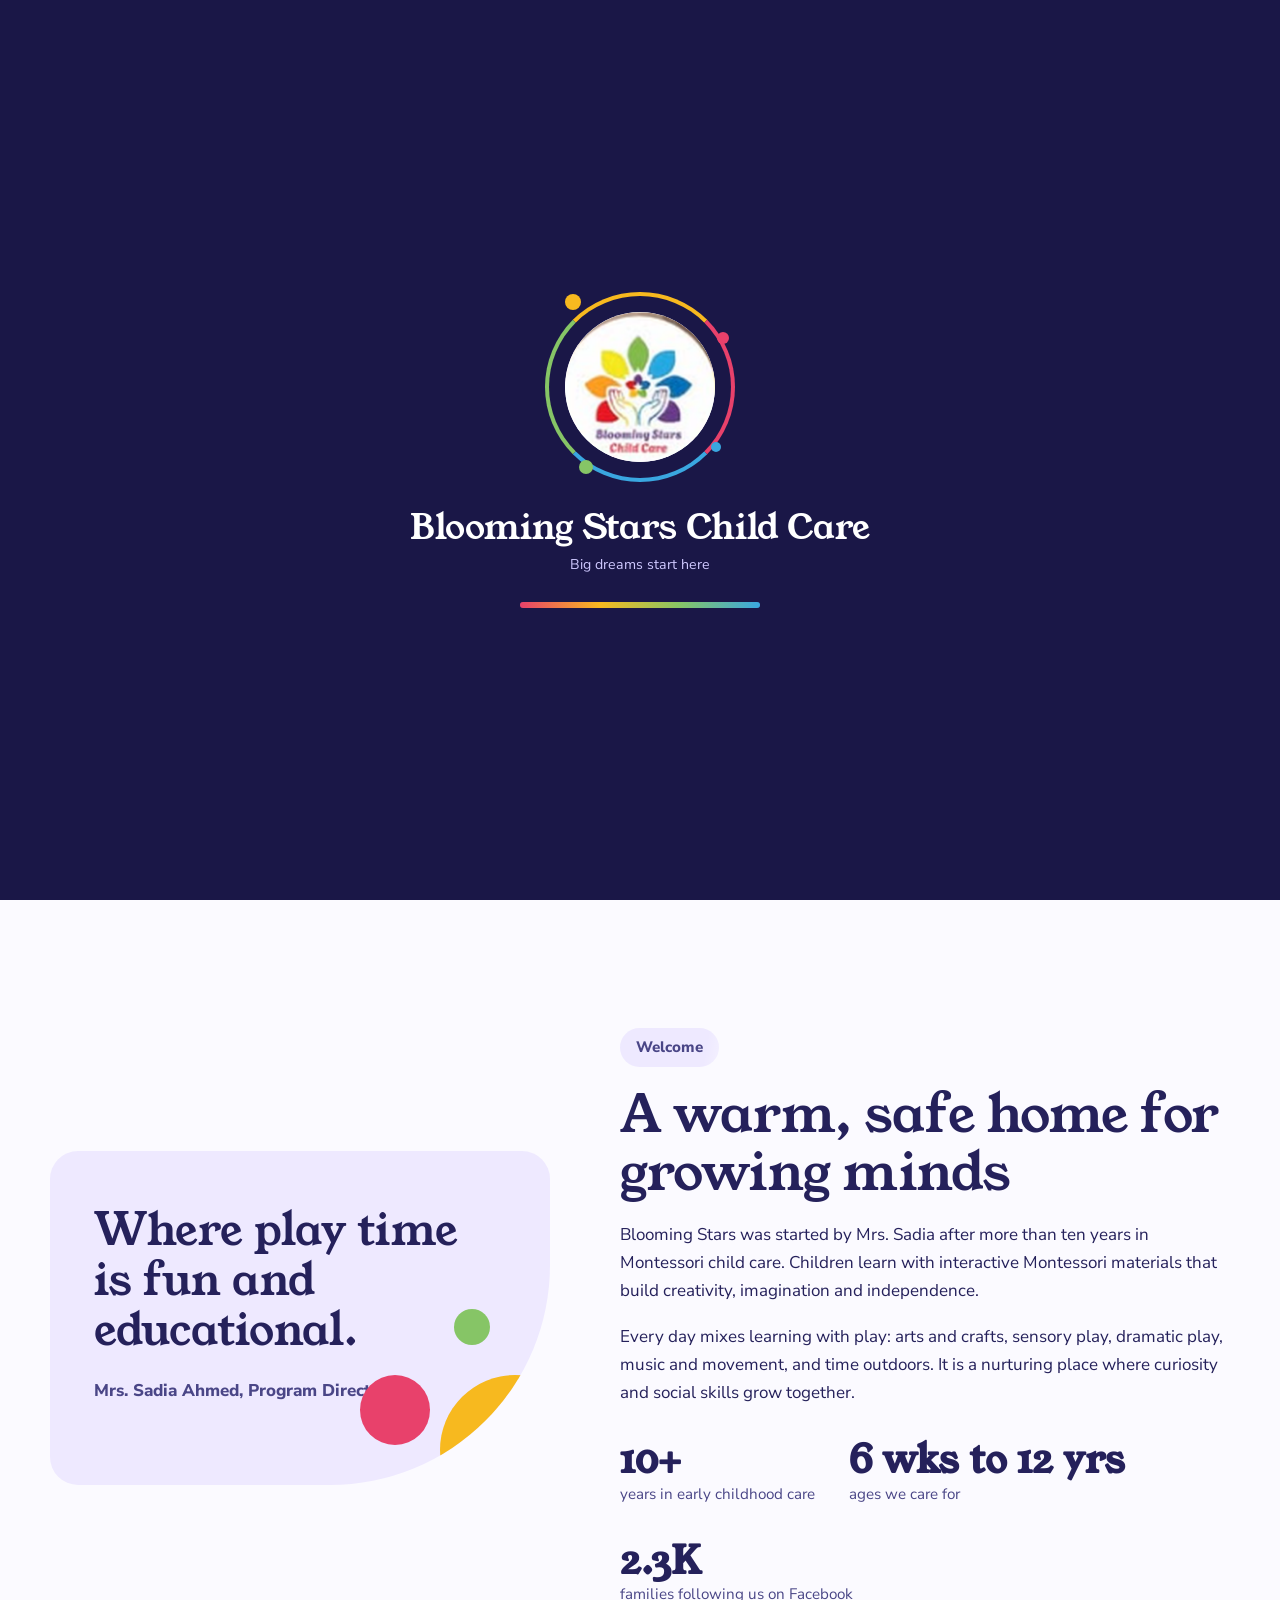
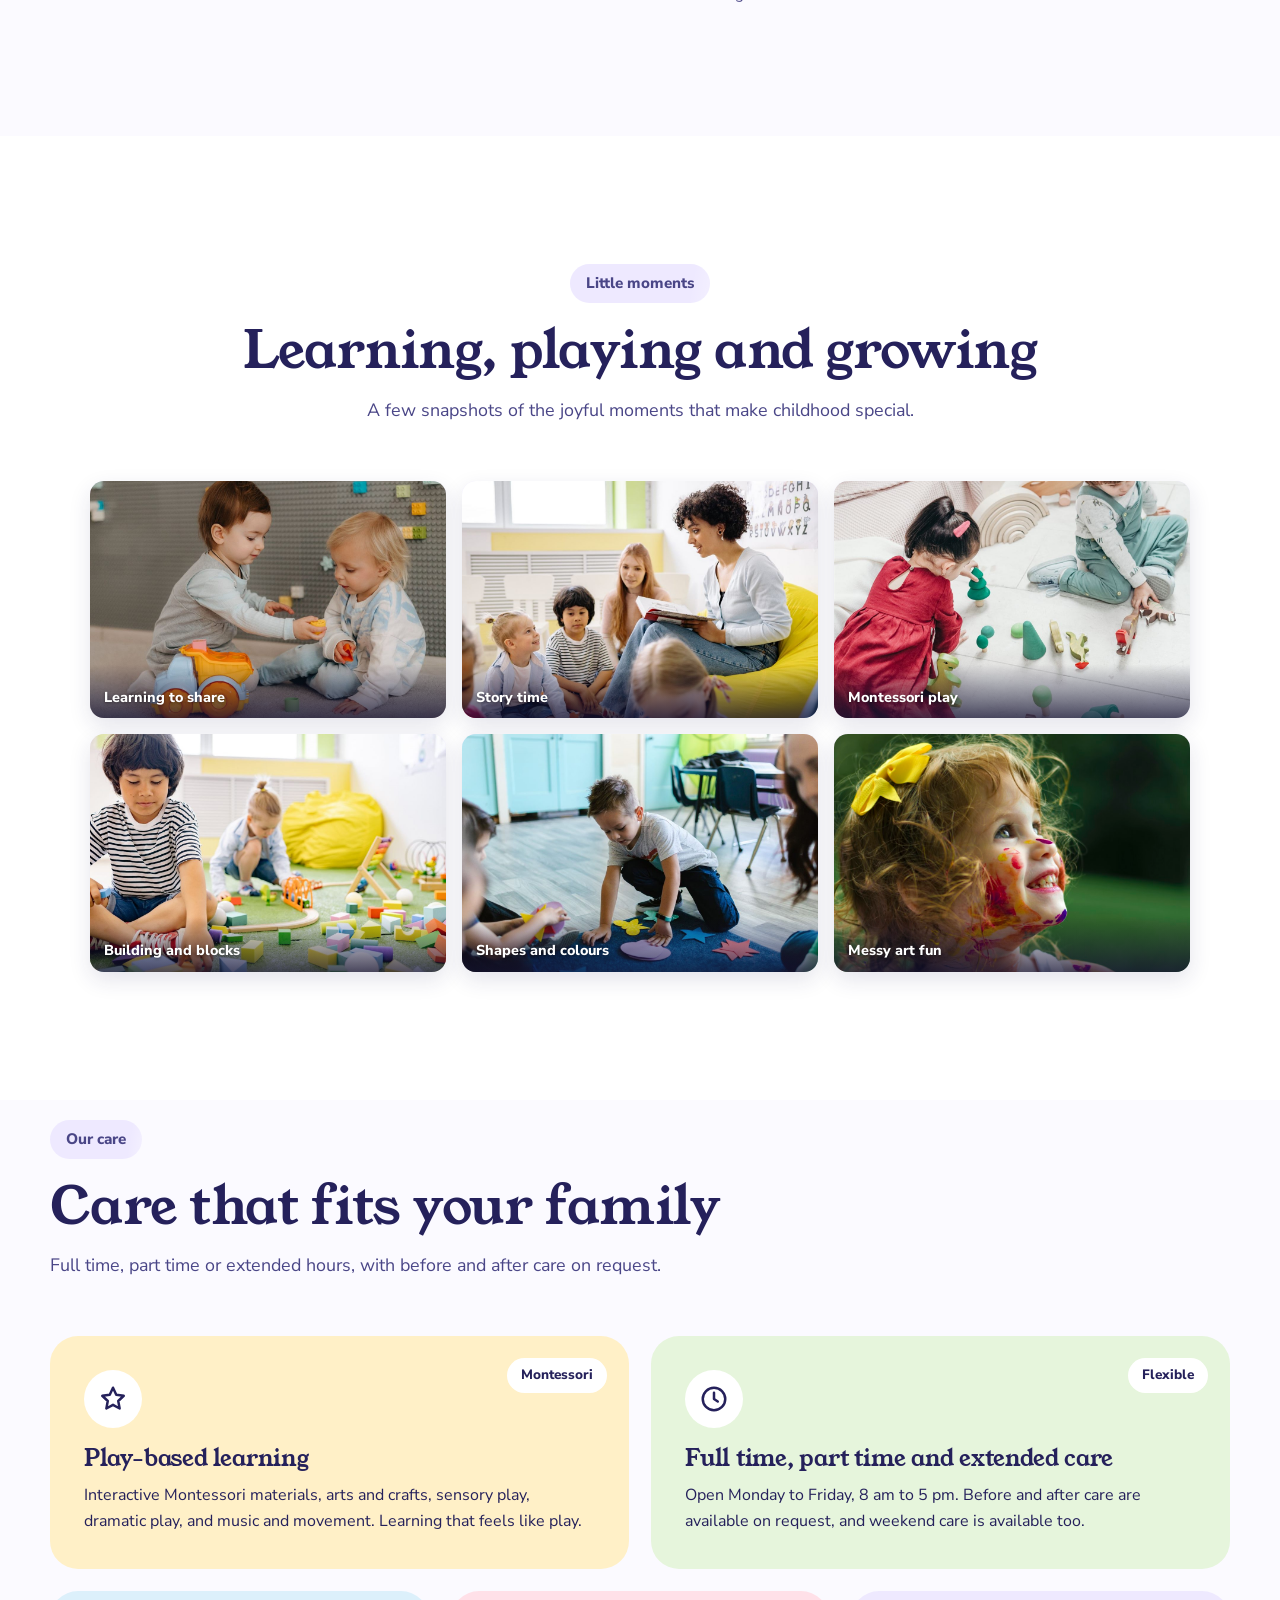
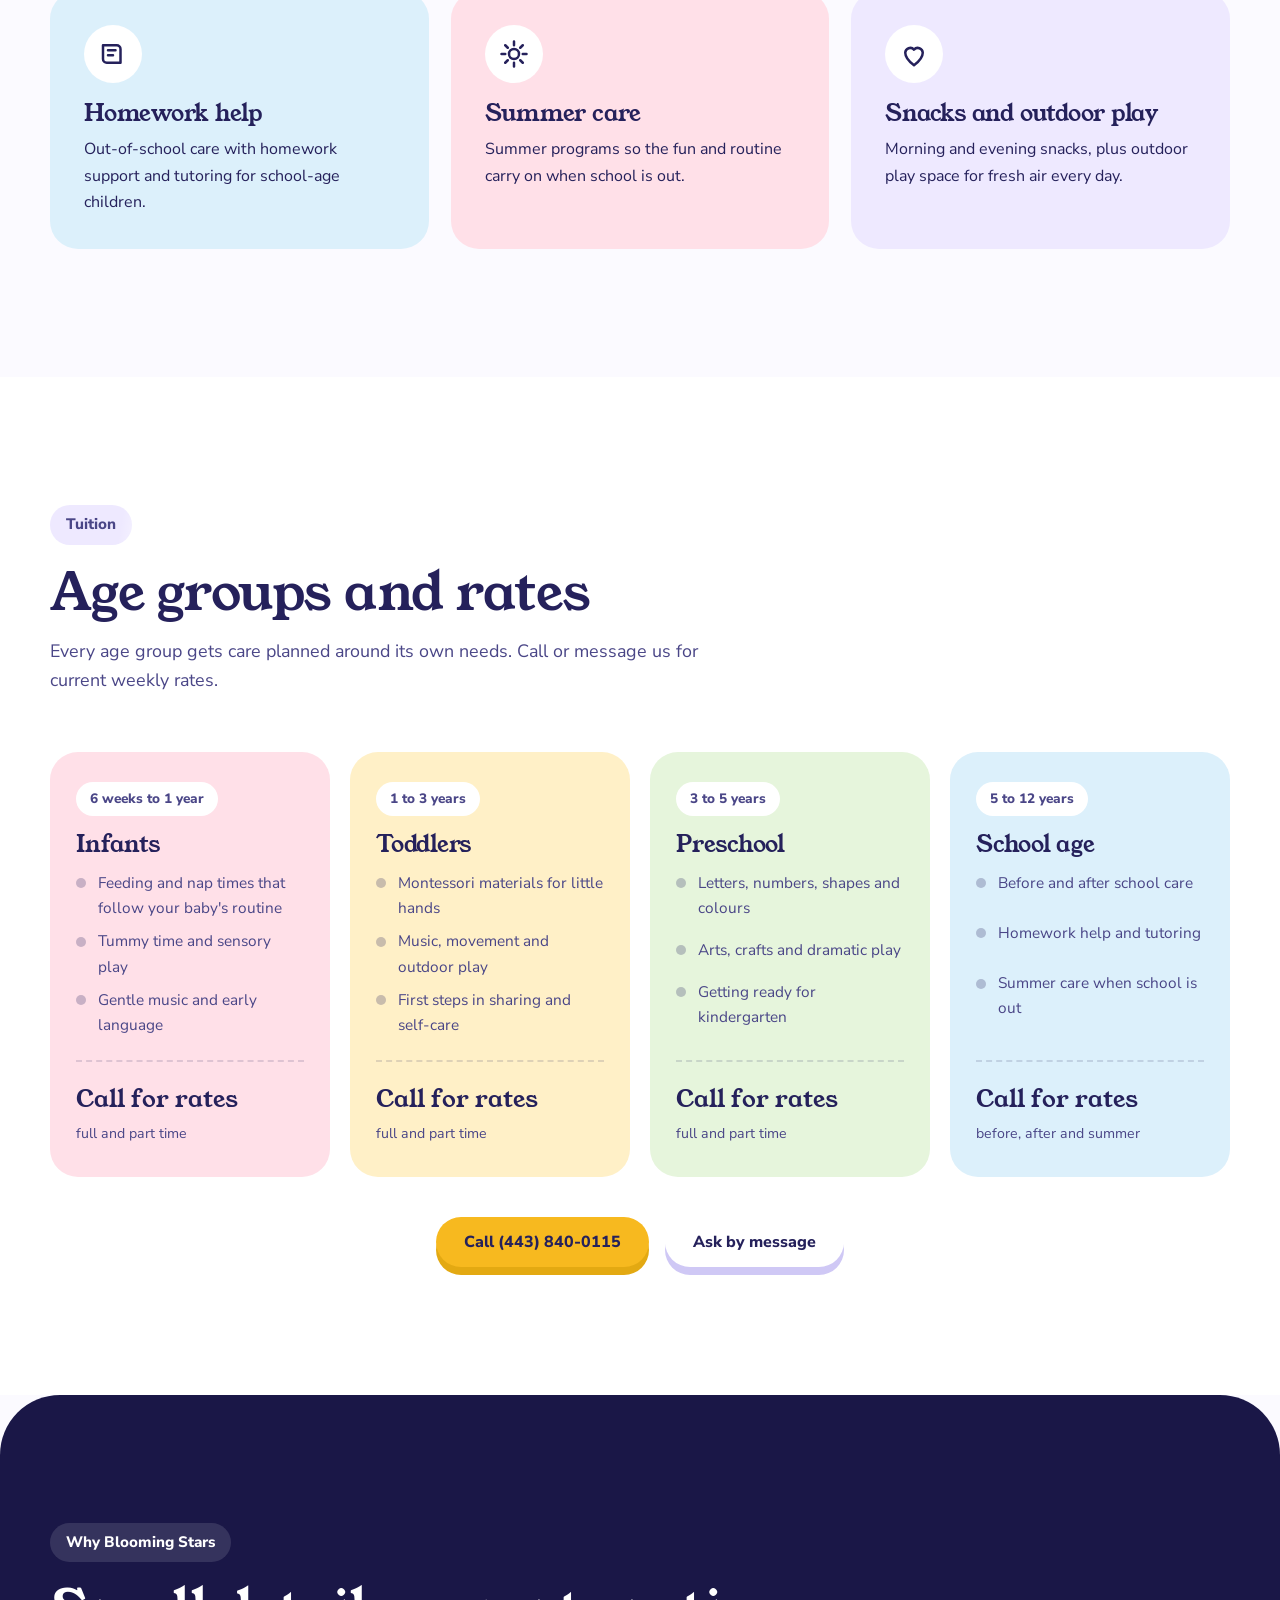
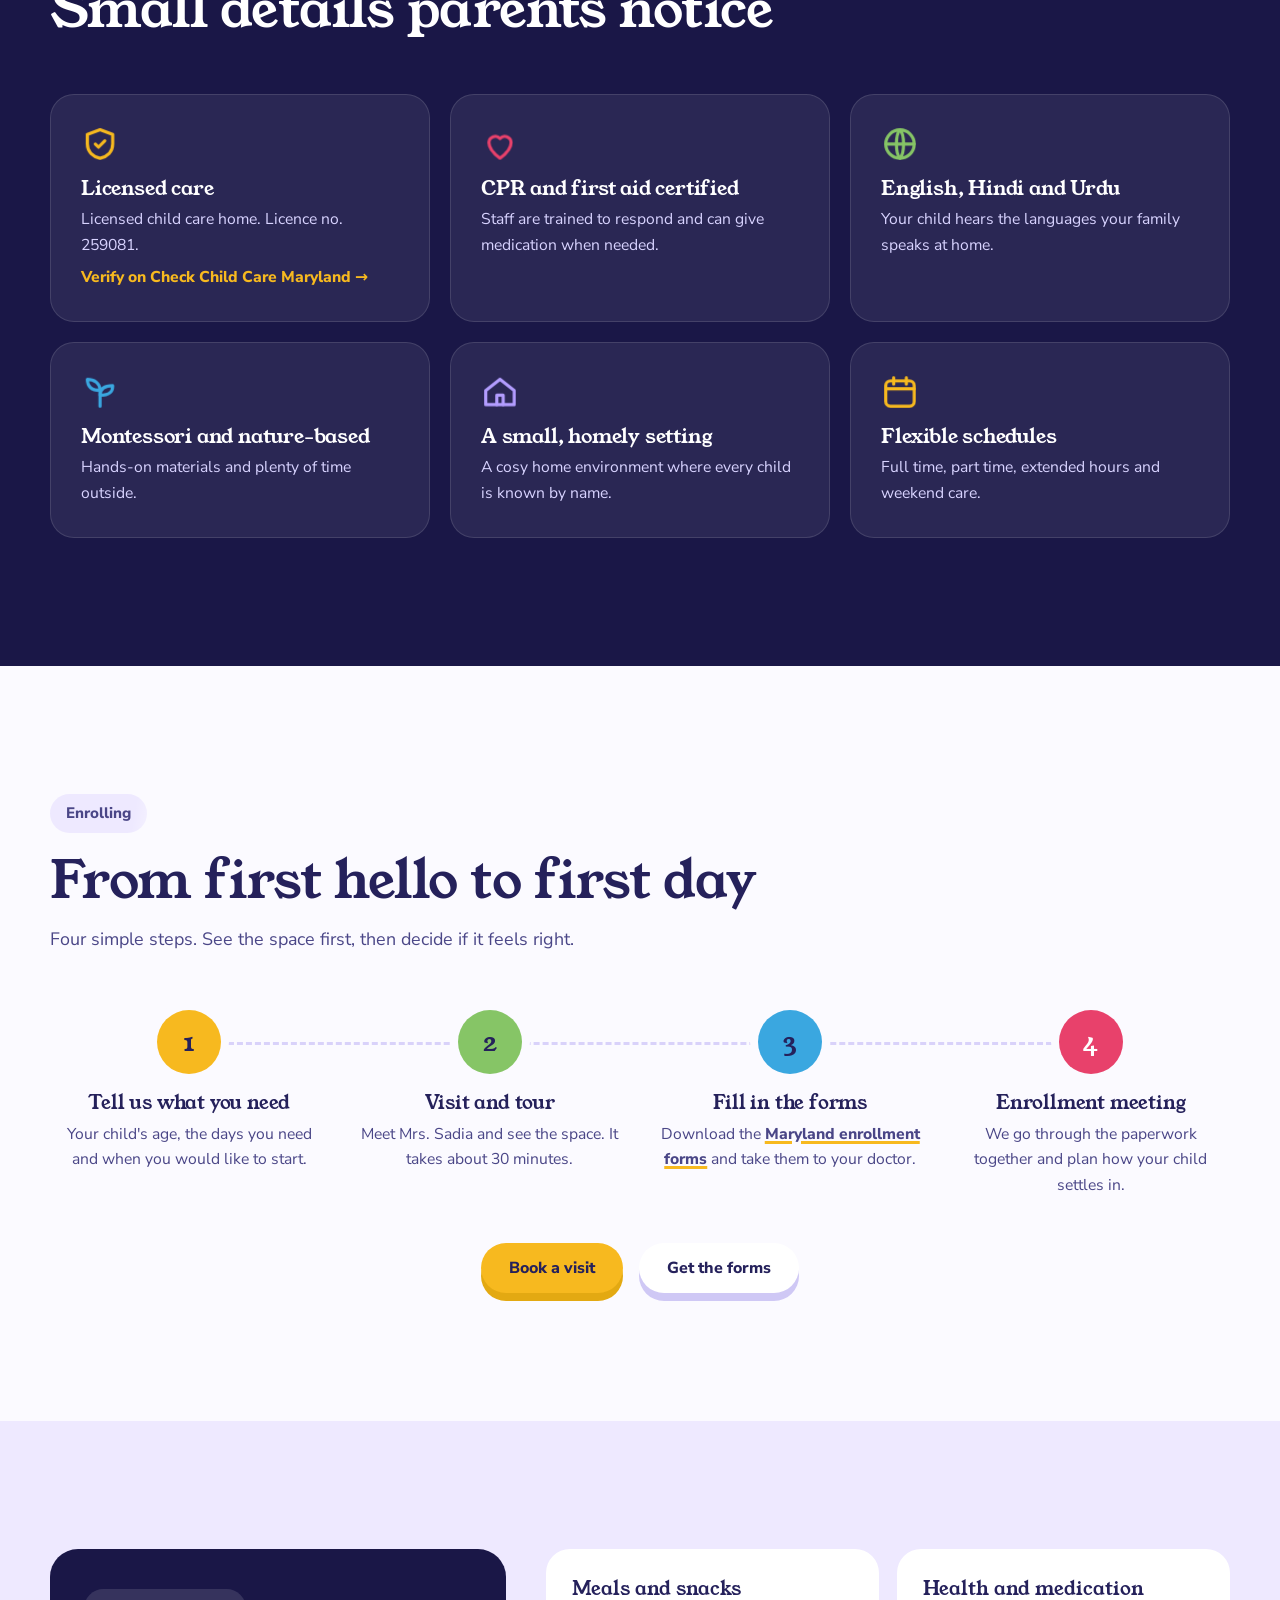
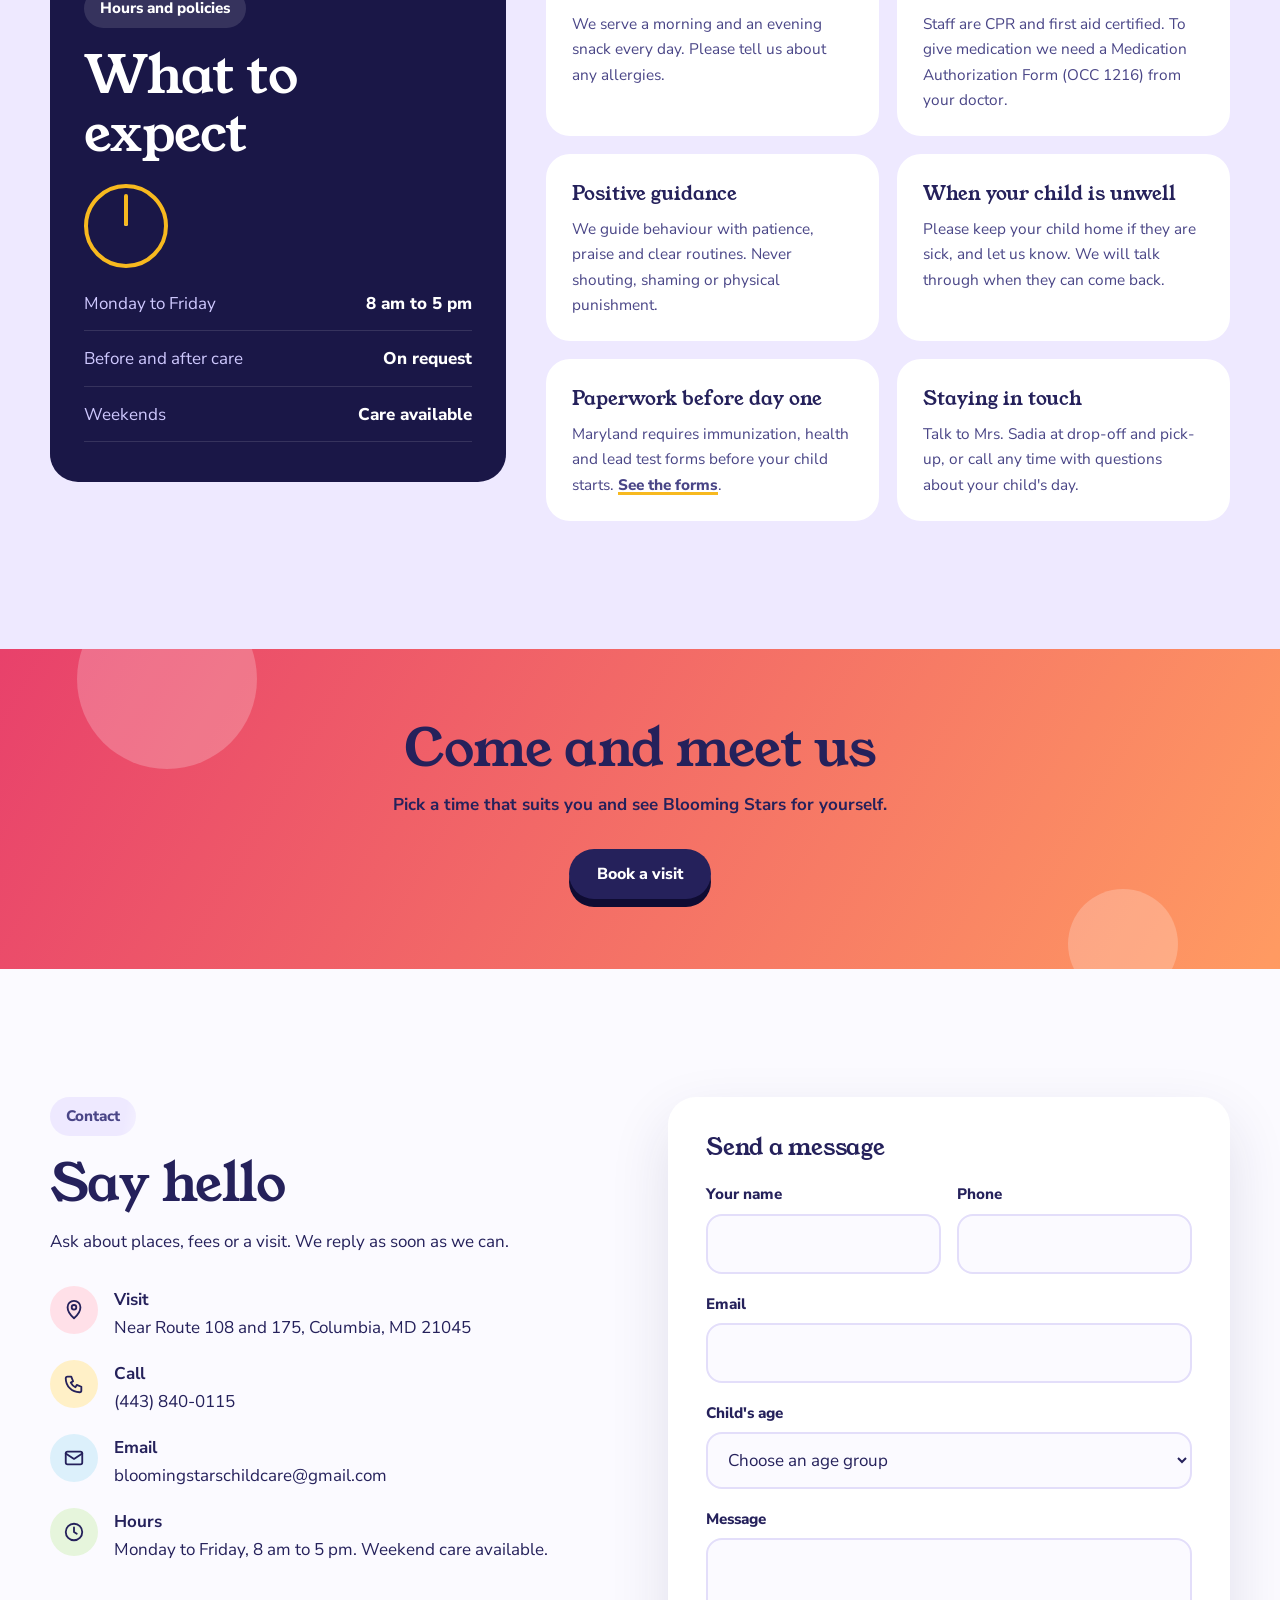
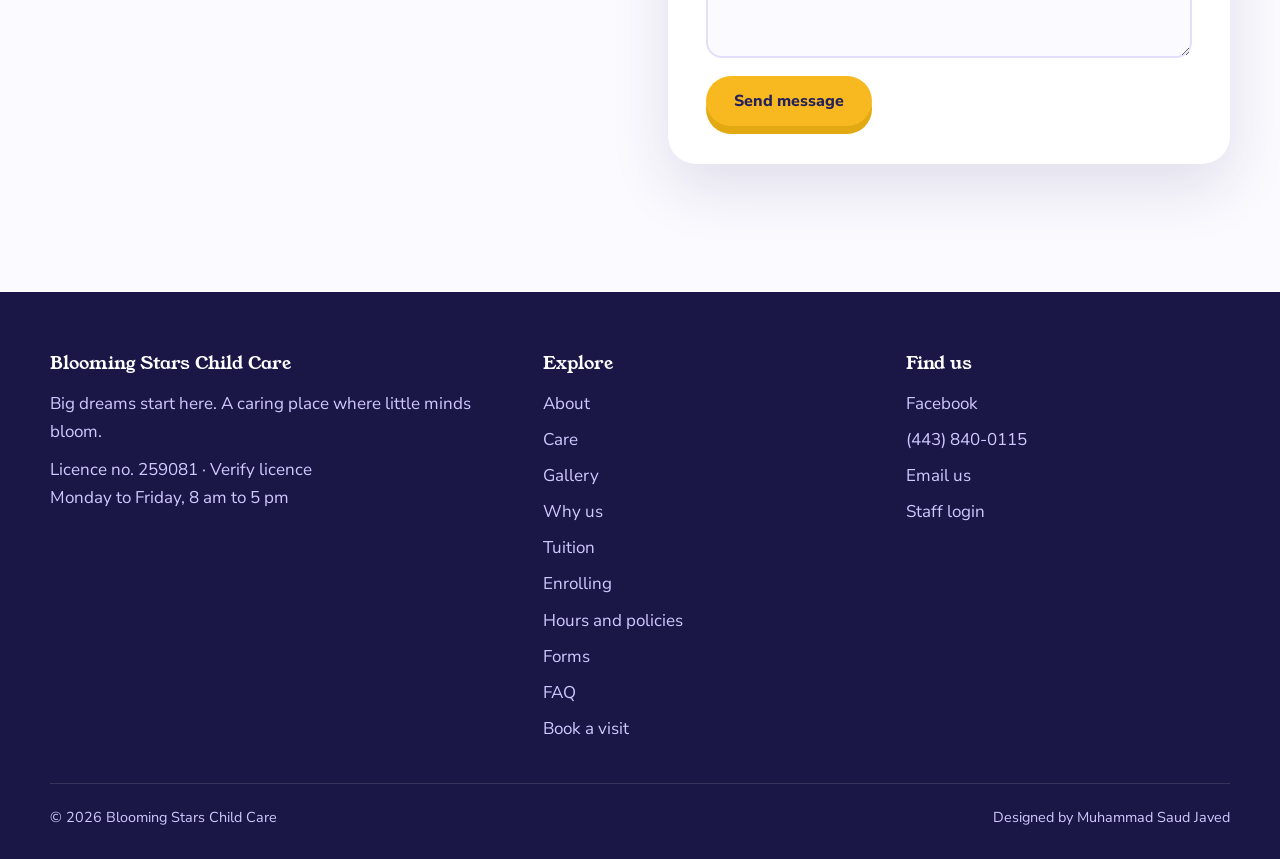
<file: index.html>
<!DOCTYPE html>
<html lang="en">
<head>
<meta charset="utf-8">
<meta name="viewport" content="width=device-width,initial-scale=1">
<title>Blooming Stars Child Care</title>
<meta name="description" content="A caring place where little minds bloom. Licensed home child care in Columbia, MD for ages 6 weeks to 12 years. Full time, part time and extended care.">
<link rel="icon" href="assets/favicon.png">
<link rel="preconnect" href="https://fonts.googleapis.com">
<link rel="preconnect" href="https://fonts.gstatic.com" crossorigin>
<link href="https://fonts.googleapis.com/css2?family=Nunito+Sans:wght@400;600;700;800&family=Young+Serif&display=swap" rel="stylesheet">
<link rel="stylesheet" href="assets/css/style.css?v=3">
<link rel="stylesheet" href="assets/css/motion.css?v=3">
<meta property="og:title" content="Blooming Stars Child Care, Columbia MD">
<meta property="og:description" content="Licensed home child care in Columbia, MD for ages 6 weeks to 12 years. Montessori and nature-based.">
<meta property="og:image" content="assets/logo.png">
<meta property="og:type" content="website">
<script type="application/ld+json">
{"@context":"https://schema.org","@type":"ChildCare","name":"Blooming Stars Child Care","telephone":"+1-443-840-0115","email":"bloomingstarschildcare@gmail.com",
 "address":{"@type":"PostalAddress","addressLocality":"Columbia","addressRegion":"MD","postalCode":"21045","addressCountry":"US"},
 "openingHoursSpecification":{"@type":"OpeningHoursSpecification","dayOfWeek":["Monday","Tuesday","Wednesday","Thursday","Friday"],"opens":"08:00","closes":"17:00"},
 "sameAs":["https://www.facebook.com/bloomingstarschildcare"]}
</script>
<script>try{if(sessionStorage.getItem('bsc_seen'))document.documentElement.classList.add('skip-pre')}catch(e){}</script>
</head>
<body>



<!-- One-time preloader -->
<div class="pre" id="pre" aria-hidden="true">
  <div class="pre-in">
    <div class="pre-bloom">
      <span class="ring"></span>
      <img src="assets/logo.png" alt="">
      <i class="orb o1"></i><i class="orb o2"></i><i class="orb o3"></i><i class="orb o4"></i>
    </div>
    <h2>Blooming Stars Child Care</h2>
    <small>Big dreams start here</small>
    <div class="pre-bar"><i></i></div>
  </div>
</div>

<!-- Scroll flower -->
<div class="scroll-line" aria-hidden="true"></div>
<div class="scroll-flower" aria-hidden="true">
  <svg viewBox="0 0 44 44"><g transform="translate(22 22)">
    <ellipse rx="6" ry="11" cy="-11" fill="#86C566"/>
    <ellipse rx="6" ry="11" cy="-11" fill="#3AA7E0" transform="rotate(60)"/>
    <ellipse rx="6" ry="11" cy="-11" fill="#6B4FA3" transform="rotate(120)"/>
    <ellipse rx="6" ry="11" cy="-11" fill="#E0314B" transform="rotate(180)"/>
    <ellipse rx="6" ry="11" cy="-11" fill="#F59A1B" transform="rotate(240)"/>
    <ellipse rx="6" ry="11" cy="-11" fill="#F5C518" transform="rotate(300)"/>
    <circle r="6" fill="#fff"/><circle r="3" fill="#F7B91F"/></g></svg>
</div>

<header class="nav" id="top">
  <div class="wrap">
    <a href="#top" class="brand" aria-label="Blooming Stars Child Care, home">
      <img src="assets/logo.png" alt="" width="50" height="50">
      <span>Blooming Stars</span>
    </a>
    <button class="burger" aria-label="Open menu" aria-expanded="false" aria-controls="menu"><span></span></button>
    <ul class="menu" id="menu">
      <li><a href="#about">About</a></li>
      <li><a href="#programs">Care</a></li>
      <li><a href="#tuition">Tuition</a></li>
      <li><a href="#policies">Policies</a></li>
      <li><a href="forms.html">Forms</a></li>
      <li><a href="faq.html">FAQ</a></li>
      <li><a href="#visit">Contact</a></li>
      <li><a class="btn" href="booking.html">Book a visit</a></li>
    </ul>
  </div>
</header>

<main>
<!-- HERO -->
<section class="hero">
  <div class="stars" aria-hidden="true"></div>
  <div class="wrap">
    <div>
      <h1 class="h-up anim" style="animation-delay:.1s">Big dreams start here.</h1>
      <p class="lead h-up anim" style="animation-delay:.35s">A caring place where little minds bloom. Licensed child care in Columbia, Maryland for children from 6 weeks to 12 years.</p>
      <div class="hero-cta h-up anim" style="animation-delay:.6s">
        <a class="btn" href="booking.html">Book a visit</a>
        <a class="btn ghost" href="tel:+14438400115">Call (443) 840-0115</a>
      </div>
      <ul class="facts h-up anim" style="animation-delay:.85s">
        <li>Monday to Friday, 8 am to 5 pm</li>
        <li>Full time, part time and extended care</li>
        <li>Weekend care available</li>
      </ul>
    </div>
    <div class="hero-art" aria-hidden="true">
      <div class="moon"></div>
      <svg viewBox="0 0 400 440">
        <g class="sway anim" style="transform-box:fill-box">
          <path class="stem-draw anim" d="M200 435 C200 360 188 300 200 215" fill="none" stroke="#86C566" stroke-width="10" stroke-linecap="round"/>
          <path class="leaf anim" style="animation-delay:1.2s" d="M196 360 C150 350 120 320 112 285 C160 290 190 320 196 360Z" fill="#6DB04F"/>
          <path class="leaf anim" style="animation-delay:1.4s" d="M202 320 C250 312 282 284 292 248 C244 252 210 280 202 320Z" fill="#86C566"/>
          <g transform="rotate(0 200 170)"><ellipse class="petal anim" style="animation-delay:1.7s" cx="200" cy="110" rx="30" ry="56" fill="#86C566"/></g>
          <g transform="rotate(60 200 170)"><ellipse class="petal anim" style="animation-delay:1.85s" cx="200" cy="110" rx="30" ry="56" fill="#3AA7E0"/></g>
          <g transform="rotate(120 200 170)"><ellipse class="petal anim" style="animation-delay:2s" cx="200" cy="110" rx="30" ry="56" fill="#6B4FA3"/></g>
          <g transform="rotate(180 200 170)"><ellipse class="petal anim" style="animation-delay:2.15s" cx="200" cy="110" rx="30" ry="56" fill="#E0314B"/></g>
          <g transform="rotate(240 200 170)"><ellipse class="petal anim" style="animation-delay:2.3s" cx="200" cy="110" rx="30" ry="56" fill="#F59A1B"/></g>
          <g transform="rotate(300 200 170)"><ellipse class="petal anim" style="animation-delay:2.45s" cx="200" cy="110" rx="30" ry="56" fill="#F5C518"/></g>
          <circle class="petal anim" style="animation-delay:2.6s" cx="200" cy="170" r="30" fill="#fff"/>
          <path class="petal anim" style="animation-delay:2.8s" d="M200 150 L206 164 L221 165 L210 175 L213 190 L200 182 L187 190 L190 175 L179 165 L194 164Z" fill="#F7B91F" stroke="#F7B91F" stroke-width="3" stroke-linejoin="round"/>
        </g>
      </svg>
    </div>
  </div>
  <div class="wave" aria-hidden="true"><svg viewBox="0 0 1440 110" preserveAspectRatio="none"><path d="M0 70 C240 10 420 110 720 62 C1020 14 1200 100 1440 48 L1440 110 L0 110Z" fill="#FBFAFF"/></svg></div>
</section>

<!-- ABOUT -->
<section class="section" id="about">
  <div class="wrap about">
    <div class="about-card rv">
      <p class="big">Where play time is fun and educational.</p>
      <p class="sig">Mrs. Sadia Ahmed, Program Director</p>
      <span class="dot a"></span><span class="dot b"></span><span class="dot c"></span>
    </div>
    <div class="about-text">
      <span class="kicker rv">Welcome</span>
      <h2 class="rv d1">A warm, safe home for growing minds</h2>
      <p class="rv d2" style="margin-top:20px">Blooming Stars was started by Mrs. Sadia after more than ten years in Montessori child care. Children learn with interactive Montessori materials that build creativity, imagination and independence.</p>
      <p class="rv d2">Every day mixes learning with play: arts and crafts, sensory play, dramatic play, music and movement, and time outdoors. It is a nurturing place where curiosity and social skills grow together.</p>
      <div class="stat-row rv d3">
        <div class="stat"><b>10+</b><span>years in early childhood care</span></div>
        <div class="stat"><b>6 wks to 12 yrs</b><span>ages we care for</span></div>
        <div class="stat"><b>2.3K</b><span>families following us on Facebook</span></div>
      </div>
    </div>
  </div>
</section>

<!-- PHOTO GALLERY:placeholder stock photos (Pexels/Unsplash, free licence). Swap in the client's own photos when they arrive, keeping the same file names. -->
<section class="section gallery-section" id="gallery" aria-labelledby="gallery-title">
  <div class="wrap">
    <div class="head">
      <span class="kicker rv">Little moments</span>
      <h2 class="rv d1" id="gallery-title">Learning, playing and growing</h2>
      <p class="rv d2">A few snapshots of the joyful moments that make childhood special.</p>
    </div>
    <div class="gallery-grid">
      <figure class="photo-card rv">
        <img src="assets/gallery/play-time.jpg" alt="Two toddlers sharing a toy truck and building blocks" width="1200" height="900" loading="lazy">
        <figcaption>Learning to share</figcaption>
      </figure>
      <figure class="photo-card rv d1">
        <img src="assets/gallery/story-time.jpg" alt="Teacher reading a picture book to a group of young children" width="1200" height="900" loading="lazy">
        <figcaption>Story time</figcaption>
      </figure>
      <figure class="photo-card rv d2">
        <img src="assets/gallery/montessori-toys.jpg" alt="Two young children playing with wooden Montessori toys on the floor" width="1200" height="900" loading="lazy">
        <figcaption>Montessori play</figcaption>
      </figure>
      <figure class="photo-card rv">
        <img src="assets/gallery/building-blocks.jpg" alt="Children building with colourful wooden blocks in a bright playroom" width="1200" height="900" loading="lazy">
        <figcaption>Building and blocks</figcaption>
      </figure>
      <figure class="photo-card rv d1">
        <img src="assets/gallery/shapes-and-colours.jpg" alt="Children sorting colourful felt shapes on a classroom rug" width="1200" height="900" loading="lazy">
        <figcaption>Shapes and colours</figcaption>
      </figure>
      <figure class="photo-card rv d2">
        <img src="assets/gallery/painting.jpg" alt="Smiling child with paint on her face after an art activity" width="1000" height="760" loading="lazy">
        <figcaption>Messy art fun</figcaption>
      </figure>
    </div>
  </div>
</section>

<!-- PROGRAMS -->
<section class="section" id="programs" style="padding-top:20px">
  <div class="wrap">
    <div class="head">
      <span class="kicker rv">Our care</span>
      <h2 class="rv d1">Care that fits your family</h2>
      <p class="rv d2">Full time, part time or extended hours, with before and after care on request.</p>
    </div>
    <div class="bento">
      <article class="card c1 rv">
        <span class="tag">Montessori</span>
        <div class="ico"><svg width="30" height="30" viewBox="0 0 24 24" fill="none" stroke="#25215B" stroke-width="2" stroke-linecap="round" stroke-linejoin="round"><path d="M12 3l2.6 5.6 6 .8-4.4 4.2 1.1 6L12 16.7 6.7 19.6l1.1-6L3.4 9.4l6-.8z"/></svg></div>
        <h3>Play-based learning</h3>
        <p>Interactive Montessori materials, arts and crafts, sensory play, dramatic play, and music and movement. Learning that feels like play.</p>
      </article>
      <article class="card c2 rv d1">
        <span class="tag">Flexible</span>
        <div class="ico"><svg width="30" height="30" viewBox="0 0 24 24" fill="none" stroke="#25215B" stroke-width="2" stroke-linecap="round" stroke-linejoin="round"><circle cx="12" cy="12" r="9"/><path d="M12 7v5l3 2"/></svg></div>
        <h3>Full time, part time and extended care</h3>
        <p>Open Monday to Friday, 8 am to 5 pm. Before and after care are available on request, and weekend care is available too.</p>
      </article>
      <article class="card c3 rv">
        <div class="ico"><svg width="30" height="30" viewBox="0 0 24 24" fill="none" stroke="#25215B" stroke-width="2" stroke-linecap="round" stroke-linejoin="round"><path d="M4 5h11a3 3 0 013 3v11H7a3 3 0 01-3-3z"/><path d="M8 9h6M8 13h4"/></svg></div>
        <h3>Homework help</h3>
        <p>Out-of-school care with homework support and tutoring for school-age children.</p>
      </article>
      <article class="card c4 rv d1">
        <div class="ico"><svg width="30" height="30" viewBox="0 0 24 24" fill="none" stroke="#25215B" stroke-width="2" stroke-linecap="round" stroke-linejoin="round"><circle cx="12" cy="12" r="4"/><path d="M12 2v3M12 19v3M2 12h3M19 12h3M5 5l2 2M17 17l2 2M19 5l-2 2M7 17l-2 2"/></svg></div>
        <h3>Summer care</h3>
        <p>Summer programs so the fun and routine carry on when school is out.</p>
      </article>
      <article class="card c5 rv d2">
        <div class="ico"><svg width="30" height="30" viewBox="0 0 24 24" fill="none" stroke="#25215B" stroke-width="2" stroke-linecap="round" stroke-linejoin="round"><path d="M12 21c-4-3-7-6-7-10a4 4 0 017-2.5A4 4 0 0119 11c0 4-3 7-7 10z"/></svg></div>
        <h3>Snacks and outdoor play</h3>
        <p>Morning and evening snacks, plus outdoor play space for fresh air every day.</p>
      </article>
    </div>
  </div>
</section>

<!-- AGE GROUPS & TUITION -->
<section class="section tuition" id="tuition">
  <div class="wrap">
    <div class="head">
      <span class="kicker rv">Tuition</span>
      <h2 class="rv d1">Age groups and rates</h2>
      <p class="rv d2">Every age group gets care planned around its own needs. Call or message us for current weekly rates.</p>
    </div>
    <div class="tu-grid">
      <!-- PRICING: when the client sends rates, replace each "Call for rates" with e.g. <b>$000</b><small>per week</small> -->
      <article class="tu-card t1 rv">
        <span class="tu-age">6 weeks to 1 year</span>
        <h3>Infants</h3>
        <ul><li>Feeding and nap times that follow your baby's routine</li><li>Tummy time and sensory play</li><li>Gentle music and early language</li></ul>
        <div class="tu-price"><b>Call for rates</b><small>full and part time</small></div>
      </article>
      <article class="tu-card t2 rv d1">
        <span class="tu-age">1 to 3 years</span>
        <h3>Toddlers</h3>
        <ul><li>Montessori materials for little hands</li><li>Music, movement and outdoor play</li><li>First steps in sharing and self-care</li></ul>
        <div class="tu-price"><b>Call for rates</b><small>full and part time</small></div>
      </article>
      <article class="tu-card t3 rv d2">
        <span class="tu-age">3 to 5 years</span>
        <h3>Preschool</h3>
        <ul><li>Letters, numbers, shapes and colours</li><li>Arts, crafts and dramatic play</li><li>Getting ready for kindergarten</li></ul>
        <div class="tu-price"><b>Call for rates</b><small>full and part time</small></div>
      </article>
      <article class="tu-card t4 rv d3">
        <span class="tu-age">5 to 12 years</span>
        <h3>School age</h3>
        <ul><li>Before and after school care</li><li>Homework help and tutoring</li><li>Summer care when school is out</li></ul>
        <div class="tu-price"><b>Call for rates</b><small>before, after and summer</small></div>
      </article>
    </div>
    <p class="tu-note rv"><a class="btn" href="tel:+14438400115">Call (443) 840-0115</a> <a class="btn alt" href="#visit">Ask by message</a></p>
  </div>
</section>

<!-- WHY -->
<section class="section why" id="why">
  <div class="wrap">
    <div class="head">
      <span class="kicker rv">Why Blooming Stars</span>
      <h2 class="rv d1">Small details parents notice</h2>
    </div>
    <div class="why-grid">
      <div class="why-item rv"><svg viewBox="0 0 24 24" fill="none" stroke="#F7B91F" stroke-width="2" stroke-linecap="round" stroke-linejoin="round"><path d="M12 3l8 3v6c0 5-3.5 8-8 9-4.5-1-8-4-8-9V6z"/><path d="M9 12l2 2 4-4"/></svg><h3>Licensed care</h3><p>Licensed child care home. Licence no. 259081. <a class="verify" href="https://www.checkccmd.org/" target="_blank" rel="noopener">Verify on Check Child Care Maryland &rarr;</a></p></div>
      <div class="why-item rv d1"><svg viewBox="0 0 24 24" fill="none" stroke="#E8416B" stroke-width="2" stroke-linecap="round" stroke-linejoin="round"><path d="M12 21c-4-3-7-6-7-10a4 4 0 017-2.5A4 4 0 0119 11c0 4-3 7-7 10z"/></svg><h3>CPR and first aid certified</h3><p>Staff are trained to respond and can give medication when needed.</p></div>
      <div class="why-item rv d2"><svg viewBox="0 0 24 24" fill="none" stroke="#86C566" stroke-width="2" stroke-linecap="round" stroke-linejoin="round"><circle cx="12" cy="12" r="9"/><path d="M3 12h18M12 3c3 3 3 15 0 18M12 3c-3 3-3 15 0 18"/></svg><h3>English, Hindi and Urdu</h3><p>Your child hears the languages your family speaks at home.</p></div>
      <div class="why-item rv"><svg viewBox="0 0 24 24" fill="none" stroke="#3AA7E0" stroke-width="2" stroke-linecap="round" stroke-linejoin="round"><path d="M12 21V11"/><path d="M12 11C12 6 8 4 4 4c0 4 2 7 8 7zM12 14c0-4 3-6 8-6 0 4-2 6-8 6z"/></svg><h3>Montessori and nature-based</h3><p>Hands-on materials and plenty of time outside.</p></div>
      <div class="why-item rv d1"><svg viewBox="0 0 24 24" fill="none" stroke="#B39DFF" stroke-width="2" stroke-linecap="round" stroke-linejoin="round"><path d="M3 11l9-7 9 7v9H3z"/><path d="M10 20v-6h4v6"/></svg><h3>A small, homely setting</h3><p>A cosy home environment where every child is known by name.</p></div>
      <div class="why-item rv d2"><svg viewBox="0 0 24 24" fill="none" stroke="#F7B91F" stroke-width="2" stroke-linecap="round" stroke-linejoin="round"><rect x="3" y="5" width="18" height="16" rx="3"/><path d="M3 10h18M8 3v4M16 3v4"/></svg><h3>Flexible schedules</h3><p>Full time, part time, extended hours and weekend care.</p></div>
    </div>
  </div>
</section>

<!-- ENROLL STEPS -->
<section class="section" id="enroll">
  <div class="wrap">
    <div class="head">
      <span class="kicker rv">Enrolling</span>
      <h2 class="rv d1">From first hello to first day</h2>
      <p class="rv d2">Four simple steps. See the space first, then decide if it feels right.</p>
    </div>
    <ol class="steps">
      <li class="rv"><span class="n">1</span><h3>Tell us what you need</h3><p>Your child's age, the days you need and when you would like to start.</p></li>
      <li class="rv d1"><span class="n">2</span><h3>Visit and tour</h3><p>Meet Mrs. Sadia and see the space. It takes about 30 minutes.</p></li>
      <li class="rv d2"><span class="n">3</span><h3>Fill in the forms</h3><p>Download the <a href="forms.html">Maryland enrollment forms</a> and take them to your doctor.</p></li>
      <li class="rv d3"><span class="n">4</span><h3>Enrollment meeting</h3><p>We go through the paperwork together and plan how your child settles in.</p></li>
    </ol>
    <div class="steps-cta rv"><a class="btn" href="booking.html">Book a visit</a><a class="btn alt" href="forms.html">Get the forms</a></div>
  </div>
</section>

<!-- HOURS & POLICIES -->
<section class="section policies" id="policies">
  <div class="wrap pol">
    <div class="pol-hours rv rv-l">
      <span class="kicker">Hours and policies</span>
      <h2>What to expect</h2>
      <div class="clock" aria-hidden="true"><i class="h"></i><i class="m"></i></div>
      <dl>
        <div><dt>Monday to Friday</dt><dd>8 am to 5 pm</dd></div>
        <div><dt>Before and after care</dt><dd>On request</dd></div>
        <div><dt>Weekends</dt><dd>Care available</dd></div>
      </dl>
      <!-- CONFIRM WITH CLIENT: drop-off window, late pickup fee, holiday closures -->
    </div>
    <div class="pol-list">
      <div class="pol-item rv"><b>Meals and snacks</b><p>We serve a morning and an evening snack every day. Please tell us about any allergies.</p></div>
      <div class="pol-item rv d1"><b>Health and medication</b><p>Staff are CPR and first aid certified. To give medication we need a Medication Authorization Form (OCC 1216) from your doctor.</p></div>
      <div class="pol-item rv d2"><b>Positive guidance</b><p>We guide behaviour with patience, praise and clear routines. Never shouting, shaming or physical punishment.</p></div>
      <div class="pol-item rv"><b>When your child is unwell</b><p>Please keep your child home if they are sick, and let us know. We will talk through when they can come back.</p></div>
      <div class="pol-item rv d1"><b>Paperwork before day one</b><p>Maryland requires immunization, health and lead test forms before your child starts. <a href="forms.html">See the forms</a>.</p></div>
      <div class="pol-item rv d2"><b>Staying in touch</b><p>Talk to Mrs. Sadia at drop-off and pick-up, or call any time with questions about your child's day.</p></div>
    </div>
  </div>
</section>

<!-- CTA -->
<section class="cta">
  <div class="wrap">
    <h2 class="rv">Come and meet us</h2>
    <p class="rv d1">Pick a time that suits you and see Blooming Stars for yourself.</p>
    <a class="btn rv d2" href="booking.html">Book a visit</a>
  </div>
</section>

<!-- VISIT -->
<section class="section" id="visit">
  <div class="wrap visit">
    <div>
      <span class="kicker rv">Contact</span>
      <h2 class="rv d1">Say hello</h2>
      <p class="rv d2" style="margin-top:16px">Ask about places, fees or a visit. We reply as soon as we can.</p>
      <ul class="info-list rv d2">
        <li><span class="i" style="background:var(--petal-soft)"><svg width="22" height="22" viewBox="0 0 24 24" fill="none" stroke="#25215B" stroke-width="2" stroke-linecap="round" stroke-linejoin="round"><path d="M12 21s7-6 7-12a7 7 0 10-14 0c0 6 7 12 7 12z"/><circle cx="12" cy="9" r="2.5"/></svg></span><div><b>Visit</b>Near Route 108 and 175, Columbia, MD 21045</div></li>
        <li><span class="i" style="background:var(--sun-soft)"><svg width="22" height="22" viewBox="0 0 24 24" fill="none" stroke="#25215B" stroke-width="2" stroke-linecap="round" stroke-linejoin="round"><path d="M5 4h4l2 5-2.5 1.5a11 11 0 005 5L15 13l5 2v4a2 2 0 01-2 2A15 15 0 013 6a2 2 0 012-2z"/></svg></span><div><b>Call</b><a href="tel:+14438400115">(443) 840-0115</a></div></li>
        <li><span class="i" style="background:var(--sky-soft)"><svg width="22" height="22" viewBox="0 0 24 24" fill="none" stroke="#25215B" stroke-width="2" stroke-linecap="round" stroke-linejoin="round"><rect x="3" y="5" width="18" height="14" rx="2"/><path d="M3 7l9 6 9-6"/></svg></span><div><b>Email</b><a href="mailto:bloomingstarschildcare@gmail.com">bloomingstarschildcare@gmail.com</a></div></li>
        <li><span class="i" style="background:var(--mint-soft)"><svg width="22" height="22" viewBox="0 0 24 24" fill="none" stroke="#25215B" stroke-width="2" stroke-linecap="round" stroke-linejoin="round"><circle cx="12" cy="12" r="9"/><path d="M12 7v5l3 2"/></svg></span><div><b>Hours</b>Monday to Friday, 8 am to 5 pm. Weekend care available.</div></li>
      </ul>
    </div>
    <form class="form rv d1" id="enquiry">
      <h3 style="margin-bottom:22px">Send a message</h3>
      <div class="row2">
        <div class="field"><label for="n">Your name</label><input id="n" name="name" required autocomplete="name"></div>
        <div class="field"><label for="p">Phone</label><input id="p" name="phone" type="tel" autocomplete="tel"></div>
      </div>
      <div class="field"><label for="e">Email</label><input id="e" name="email" type="email" required autocomplete="email"></div>
      <div class="field"><label for="a">Child's age</label>
        <select id="a" name="age"><option value="">Choose an age group</option><option>6 weeks to 1 year</option><option>1 to 3 years</option><option>3 to 5 years</option><option>5 to 12 years</option></select></div>
      <div class="field"><label for="m">Message</label><textarea id="m" name="message" required></textarea></div>
      <button class="btn" type="submit">Send message</button>
    </form>
  </div>
</section>
</main>

<a class="btn floating-booking" href="booking.html">Book a visit</a>

<footer class="foot">
  <div class="wrap">
    <div>
      <h4>Blooming Stars Child Care</h4>
      <p>Big dreams start here. A caring place where little minds bloom.</p>
      <p style="margin-top:10px">Licence no. 259081 &middot; <a href="https://www.checkccmd.org/" target="_blank" rel="noopener">Verify licence</a></p>
      <p>Monday to Friday, 8 am to 5 pm</p>
    </div>
    <div><h4>Explore</h4><ul><li><a href="#about">About</a></li><li><a href="#programs">Care</a></li><li><a href="#gallery">Gallery</a></li><li><a href="#why">Why us</a></li><li><a href="#tuition">Tuition</a></li><li><a href="#enroll">Enrolling</a></li><li><a href="#policies">Hours and policies</a></li><li><a href="forms.html">Forms</a></li><li><a href="faq.html">FAQ</a></li><li><a href="booking.html">Book a visit</a></li></ul></div>
    <div><h4>Find us</h4><ul><li><a href="https://www.facebook.com/bloomingstarschildcare" target="_blank" rel="noopener">Facebook</a></li><li><a href="tel:+14438400115">(443) 840-0115</a></li><li><a href="mailto:bloomingstarschildcare@gmail.com">Email us</a></li><li><a href="admin.html">Staff login</a></li></ul></div>
    <div class="copy"><span>&copy; 2026 Blooming Stars Child Care</span><span>Designed by Muhammad Saud Javed</span></div>
  </div>
</footer>

<script src="assets/js/store.js"></script>
<script src="assets/js/main.js"></script>
<script src="assets/js/motion.js"></script>

</body></html>
</file>
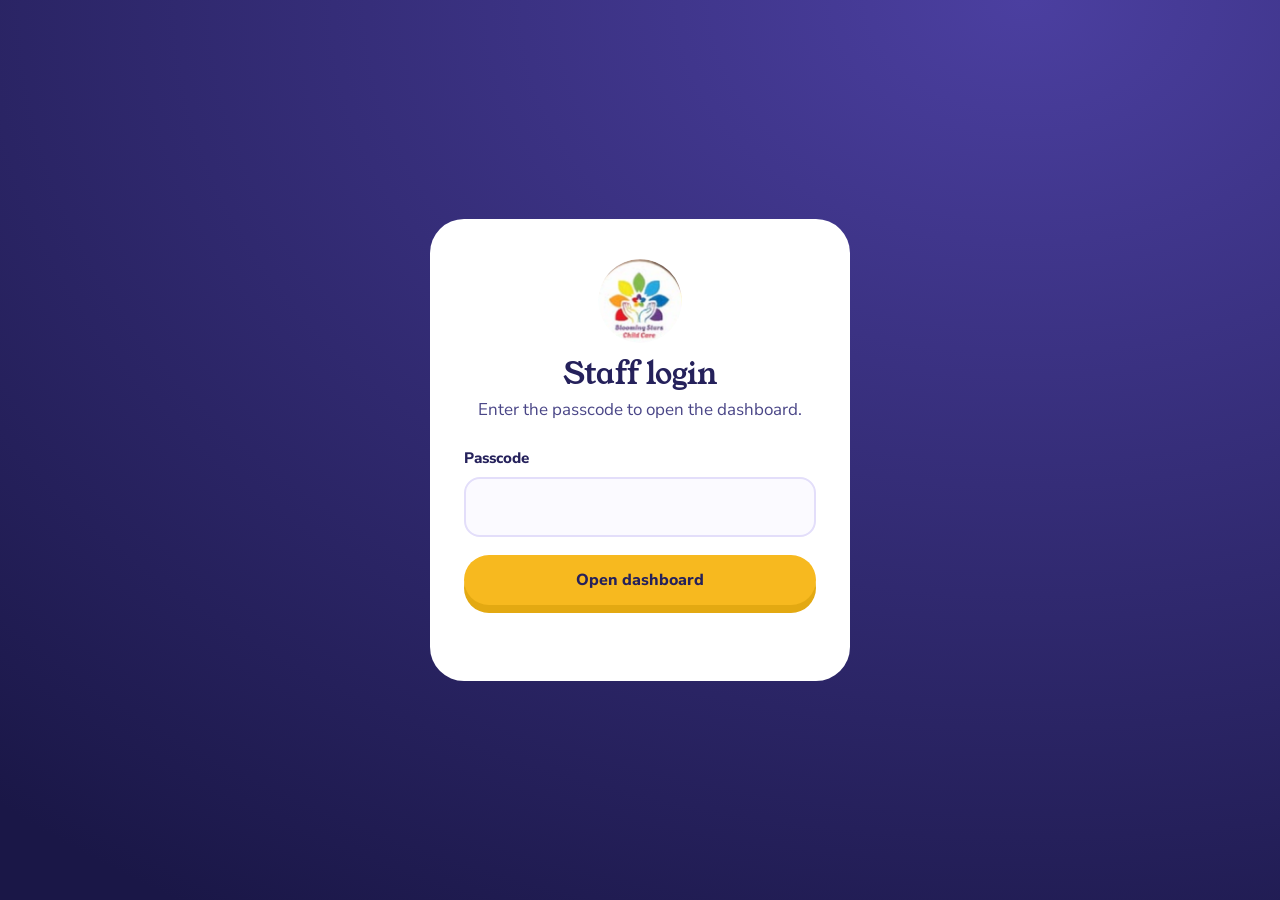
<file: admin.html>
<!DOCTYPE html>
<html lang="en">
<head>
<meta charset="utf-8">
<meta name="viewport" content="width=device-width,initial-scale=1">
<meta name="robots" content="noindex">
<title>Admin | Blooming Stars Child Care</title>
<link rel="icon" href="assets/favicon.png">
<link rel="preconnect" href="https://fonts.googleapis.com">
<link rel="preconnect" href="https://fonts.gstatic.com" crossorigin>
<link href="https://fonts.googleapis.com/css2?family=Nunito+Sans:wght@400;600;700;800&family=Young+Serif&display=swap" rel="stylesheet">
<link rel="stylesheet" href="assets/css/style.css?v=3">
<link rel="stylesheet" href="assets/css/admin.css">
</head>
<body class="admin">

<div class="gate" id="gate">
  <form class="gate-card" id="gate-form">
    <img src="assets/logo.png" alt="">
    <h1>Staff login</h1>
    <p>Enter the passcode to open the dashboard.</p>
    <div class="field" style="text-align:left"><label for="pass">Passcode</label><input id="pass" type="password" autocomplete="current-password" required></div>
    <button class="btn" type="submit">Open dashboard</button>
    <div class="err" id="gate-err" role="alert"></div>
  </form>
</div>

<div class="app" id="app" hidden>
  <nav class="side-nav" aria-label="Dashboard">
    <div class="logo"><img src="assets/logo.png" alt=""><span>Blooming Stars</span></div>
    <button class="t" data-v="overview" aria-current="page">Overview</button>
    <button class="t" data-v="bookings">Bookings <span class="badge" id="b-pend" hidden>0</span></button>
    <button class="t" data-v="enquiries">Messages <span class="badge" id="b-msg" hidden>0</span></button>
    <button class="t" data-v="availability">Availability</button>
    <div class="bottom">
      <a href="index.html" target="_blank" rel="noopener">View website</a>
      <button id="logout">Log out</button>
    </div>
  </nav>

  <main class="main">
    <!-- OVERVIEW -->
    <section class="view on" id="v-overview">
      <h1>Good day, Mrs. Sadia</h1>
      <p class="sub" id="today-line"></p>
      <div class="tiles">
        <div class="tile"><i style="background:var(--sun-soft)"></i><b id="t-pend">0</b><span>Waiting for you</span></div>
        <div class="tile"><i style="background:var(--mint-soft)"></i><b id="t-up">0</b><span>Upcoming confirmed</span></div>
        <div class="tile"><i style="background:var(--sky-soft)"></i><b id="t-all">0</b><span>All bookings</span></div>
        <div class="tile"><i style="background:var(--petal-soft)"></i><b id="t-msg">0</b><span>New messages</span></div>
      </div>
      <div class="two">
        <div class="box"><h2>Visits in the next 7 days</h2><div class="bars" id="bars"></div></div>
        <div class="box"><h2>Today</h2><ul class="list" id="today-list"></ul></div>
      </div>
    </section>

    <!-- BOOKINGS -->
    <section class="view" id="v-bookings">
      <h1>Bookings</h1>
      <p class="sub">Confirm requests, add them to Google Calendar, or cancel.</p>
      <div class="toolbar">
        <button class="chip" data-f="all" aria-pressed="true">All</button>
        <button class="chip" data-f="pending" aria-pressed="false">Pending</button>
        <button class="chip" data-f="confirmed" aria-pressed="false">Confirmed</button>
        <button class="chip" data-f="cancelled" aria-pressed="false">Cancelled</button>
        <input type="search" id="q" placeholder="Search name, child or phone" aria-label="Search bookings">
        <button class="sbtn pri" id="csv">Export CSV</button>
      </div>
      <div class="tw"><table><thead><tr><th>When</th><th>Parent</th><th>Child</th><th>Type</th><th>Status</th><th>Actions</th></tr></thead><tbody id="rows"></tbody></table></div>
    </section>

    <!-- MESSAGES -->
    <section class="view" id="v-enquiries">
      <h1>Messages</h1>
      <p class="sub">Questions sent from the contact form on the website.</p>
      <div id="msgs"></div>
    </section>

    <!-- AVAILABILITY -->
    <section class="view" id="v-availability">
      <h1>Availability</h1>
      <p class="sub">These settings control which days and times parents can book.</p>
      <div class="note">Changes save to this browser for now. They will sync across devices once the backend is connected.</div>
      <div class="set-grid">
        <div class="box">
          <h2>Open days</h2>
          <div class="days" id="days"></div>
          <div class="row2" style="margin-top:22px">
            <div class="field"><label for="s-start">First slot</label><input id="s-start" type="time"></div>
            <div class="field"><label for="s-end">Last slot ends</label><input id="s-end" type="time"></div>
          </div>
          <div class="row2">
            <div class="field"><label for="s-slot">Slot length</label><select id="s-slot"><option value="15">15 minutes</option><option value="30">30 minutes</option><option value="45">45 minutes</option><option value="60">60 minutes</option></select></div>
            <div class="field"><label for="s-notice">Notice needed (hours)</label><input id="s-notice" type="number" min="0" max="168"></div>
          </div>
          <div class="field"><label for="s-ahead">Book up to (days ahead)</label><input id="s-ahead" type="number" min="7" max="365"></div>
          <button class="btn" id="save-set">Save changes</button>
        </div>
        <div class="box">
          <h2>Closed dates</h2>
          <p class="muted" style="margin-bottom:12px">Block holidays or days off.</p>
          <div class="row2" style="grid-template-columns:1fr auto;align-items:end"><div class="field" style="margin:0"><label for="s-block">Date</label><input id="s-block" type="date"></div><button class="sbtn pri" id="add-block" style="height:50px">Close this day</button></div>
          <div class="tags" id="blocked"></div>
          <h2 style="margin-top:34px">Demo data</h2>
          <p class="muted" style="margin-bottom:12px">Fill the dashboard with sample bookings to preview it, or clear everything.</p>
          <div class="acts"><button class="sbtn" id="seed">Add sample data</button><button class="sbtn warn" id="wipe">Clear all data</button></div>
        </div>
      </div>
    </section>
  </main>
</div>

<script src="assets/js/store.js"></script>
<script src="assets/js/main.js"></script>
<script src="assets/js/admin.js"></script>
</body>
</html>
</file>
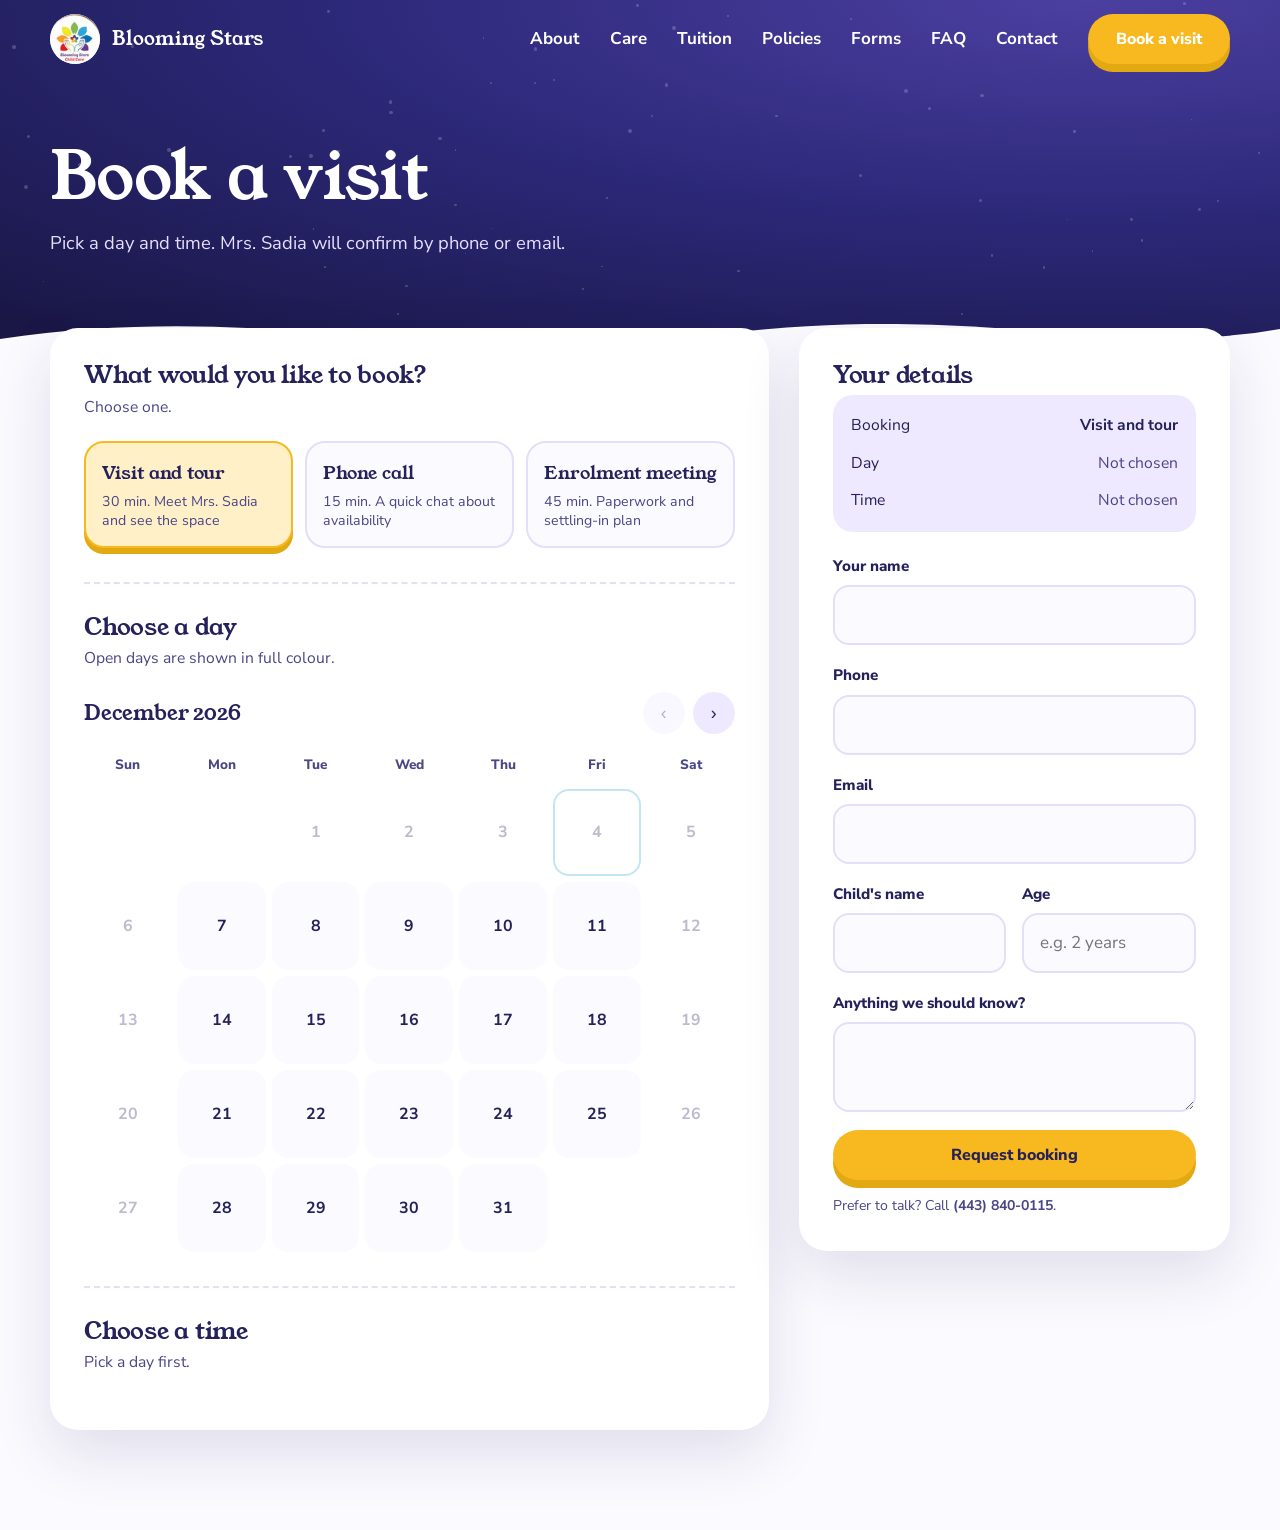
<file: booking.html>
<!DOCTYPE html>
<html lang="en">
<head>
<meta charset="utf-8">
<meta name="viewport" content="width=device-width,initial-scale=1">
<title>Book a visit | Blooming Stars Child Care</title>
<meta name="description" content="Choose a day and time to visit Blooming Stars Child Care in Columbia, MD.">
<link rel="icon" href="assets/favicon.png">
<link rel="preconnect" href="https://fonts.googleapis.com">
<link rel="preconnect" href="https://fonts.gstatic.com" crossorigin>
<link href="https://fonts.googleapis.com/css2?family=Nunito+Sans:wght@400;600;700;800&family=Young+Serif&display=swap" rel="stylesheet">
<link rel="stylesheet" href="assets/css/style.css?v=3">
<link rel="stylesheet" href="assets/css/booking.css">
<link rel="stylesheet" href="assets/css/motion.css?v=3">
</head>
<body>
<header class="nav" id="top">
  <div class="wrap">
    <a href="index.html" class="brand" aria-label="Blooming Stars Child Care, home"><img src="assets/logo.png" alt="" width="50" height="50"><span>Blooming Stars</span></a>
    <button class="burger" aria-label="Open menu" aria-expanded="false" aria-controls="menu"><span></span></button>
    <ul class="menu" id="menu">
      <li><a href="index.html#about">About</a></li>
      <li><a href="index.html#programs">Care</a></li>
      <li><a href="index.html#tuition">Tuition</a></li>
      <li><a href="index.html#policies">Policies</a></li>
      <li><a href="forms.html">Forms</a></li>
      <li><a href="faq.html">FAQ</a></li>
      <li><a href="index.html#visit">Contact</a></li>
      <li><a class="btn" href="booking.html">Book a visit</a></li>
    </ul>
  </div>
</header>

<main>
  <section class="bk-hero">
    <div class="stars" aria-hidden="true"></div>
    <div class="wrap">
      <h1>Book a visit</h1>
      <p>Pick a day and time. Mrs. Sadia will confirm by phone or email.</p>
    </div>
    <div class="wave" aria-hidden="true"><svg viewBox="0 0 1440 70" preserveAspectRatio="none"><path d="M0 40 C300 0 500 70 800 36 C1100 2 1250 60 1440 30 L1440 70 L0 70Z" fill="#FBFAFF"/></svg></div>
  </section>

  <div class="wrap bk">
    <section class="panel" aria-label="Choose a time">
      <div class="step">
        <h2>What would you like to book?</h2>
        <p class="sub">Choose one.</p>
        <div class="svc" id="svc"></div>
      </div>
      <div class="step">
        <h2>Choose a day</h2>
        <p class="sub" id="dayHint">Open days are shown in full colour.</p>
        <div class="cal-head"><h3 id="calTitle"></h3><div class="cal-nav"><button id="prev" aria-label="Previous month">&#8249;</button><button id="next" aria-label="Next month">&#8250;</button></div></div>
        <div class="cal" id="cal"></div>
      </div>
      <div class="step">
        <h2>Choose a time</h2>
        <p class="sub" id="slotHint">Pick a day first.</p>
        <div class="slots" id="slots"></div>
      </div>
    </section>

    <aside class="panel side" aria-label="Your details">
      <h2>Your details</h2>
      <ul class="sum" id="sum"></ul>
      <form id="bk-form" novalidate>
        <div class="field"><label for="f-name">Your name</label><input id="f-name" name="name" required autocomplete="name"></div>
        <div class="field"><label for="f-phone">Phone</label><input id="f-phone" name="phone" type="tel" required autocomplete="tel"></div>
        <div class="field"><label for="f-email">Email</label><input id="f-email" name="email" type="email" required autocomplete="email"></div>
        <div class="row2">
          <div class="field"><label for="f-child">Child's name</label><input id="f-child" name="child"></div>
          <div class="field"><label for="f-age">Age</label><input id="f-age" name="age" placeholder="e.g. 2 years"></div>
        </div>
        <div class="field"><label for="f-notes">Anything we should know?</label><textarea id="f-notes" name="notes" style="min-height:90px"></textarea></div>
        <button class="btn" type="submit" style="width:100%;justify-content:center">Request booking</button>
        <p class="fine" id="err" role="alert" style="color:#C0243F"></p>
        <p class="fine">Prefer to talk? Call <a href="tel:+14438400115"><b>(443) 840-0115</b></a>.</p>
      </form>
    </aside>
  </div>
</main>

<div class="ok" id="ok" role="dialog" aria-modal="true" aria-labelledby="ok-t">
  <div class="ok-card">
    <svg class="tick" viewBox="0 0 92 92" aria-hidden="true"><circle cx="46" cy="46" r="44"/><path d="M27 48 l14 14 l25 -30"/></svg>
    <h2 id="ok-t">Request sent</h2>
    <p id="ok-msg"></p>
    <div class="ok-actions">
      <a class="btn" id="gcal" target="_blank" rel="noopener">Add to Google Calendar</a>
      <a class="btn alt" id="ics" download="blooming-stars-visit.ics">Download calendar file</a>
      <a class="btn alt" href="index.html">Back to home</a>
    </div>
  </div>
</div>

<script src="assets/js/store.js"></script>
<script src="assets/js/main.js"></script>
<script src="assets/js/booking.js"></script>
<script src="assets/js/motion.js"></script>
</body>
</html>
</file>
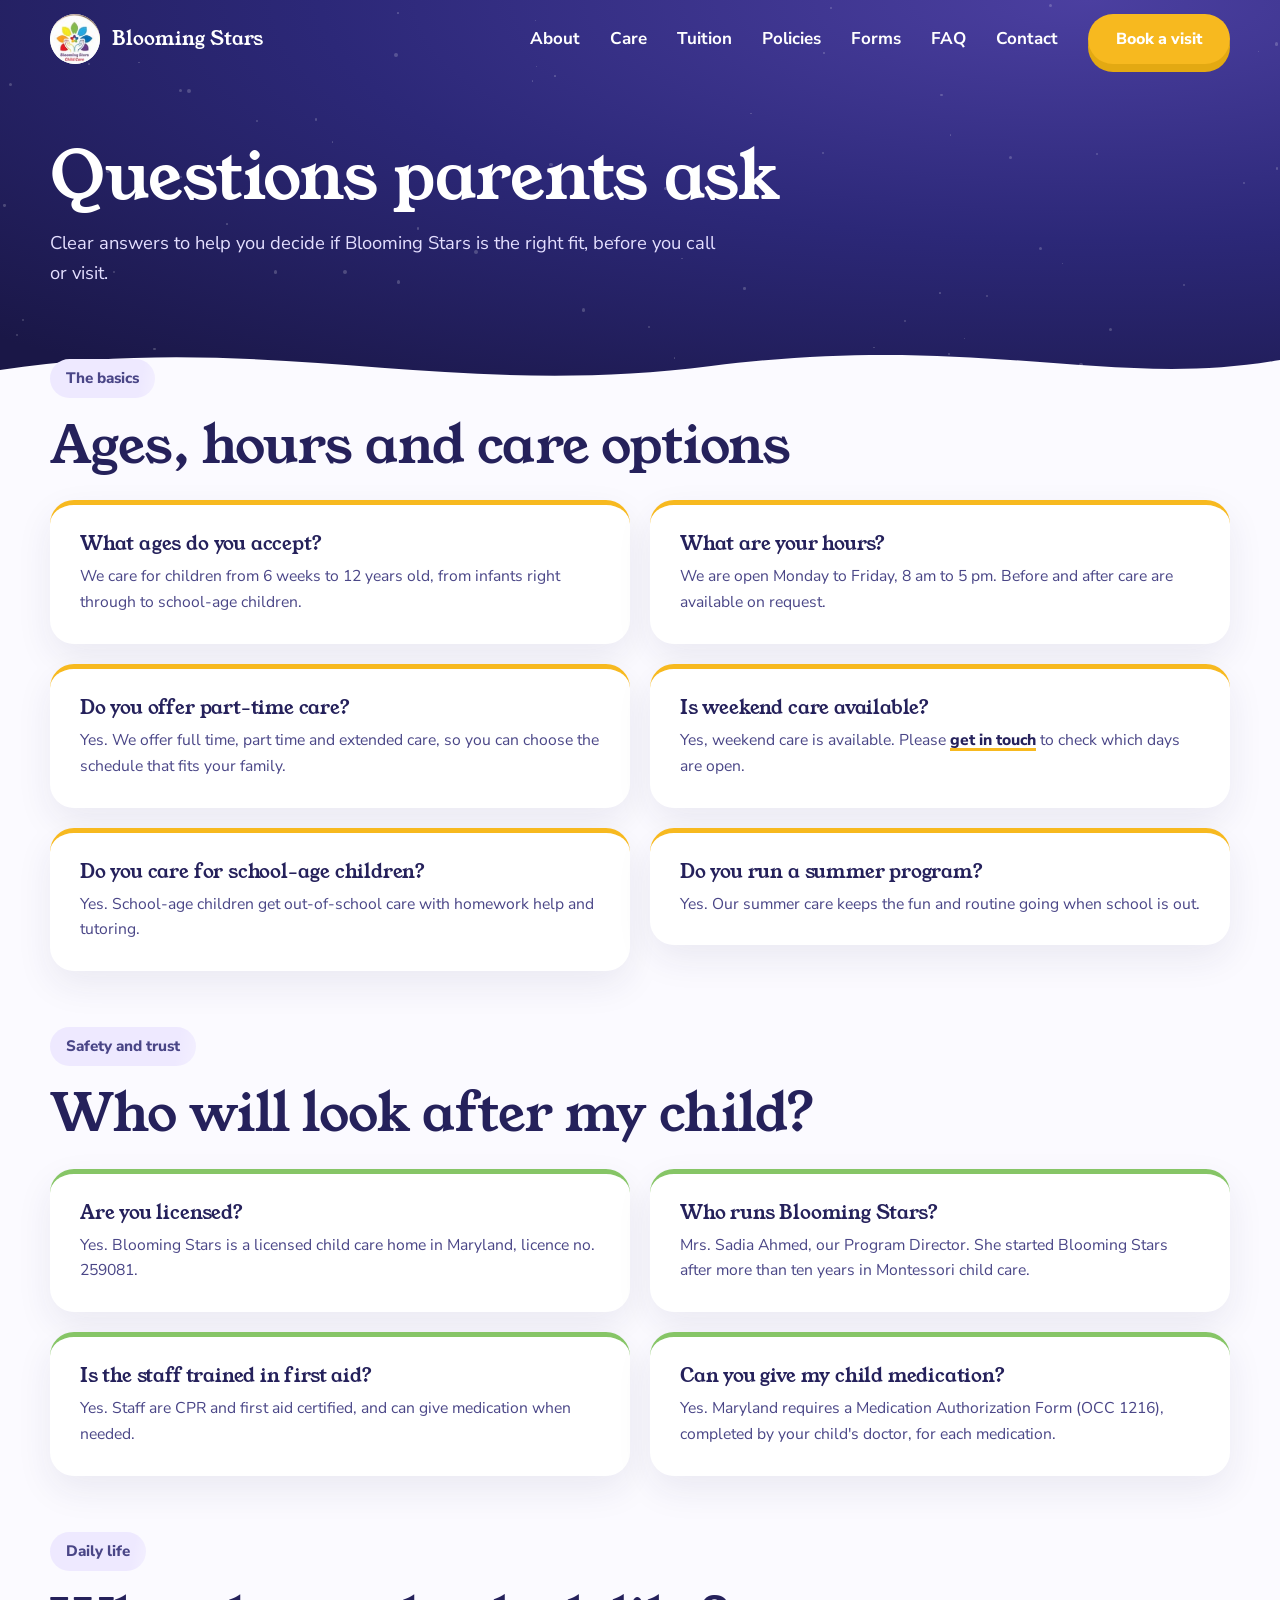
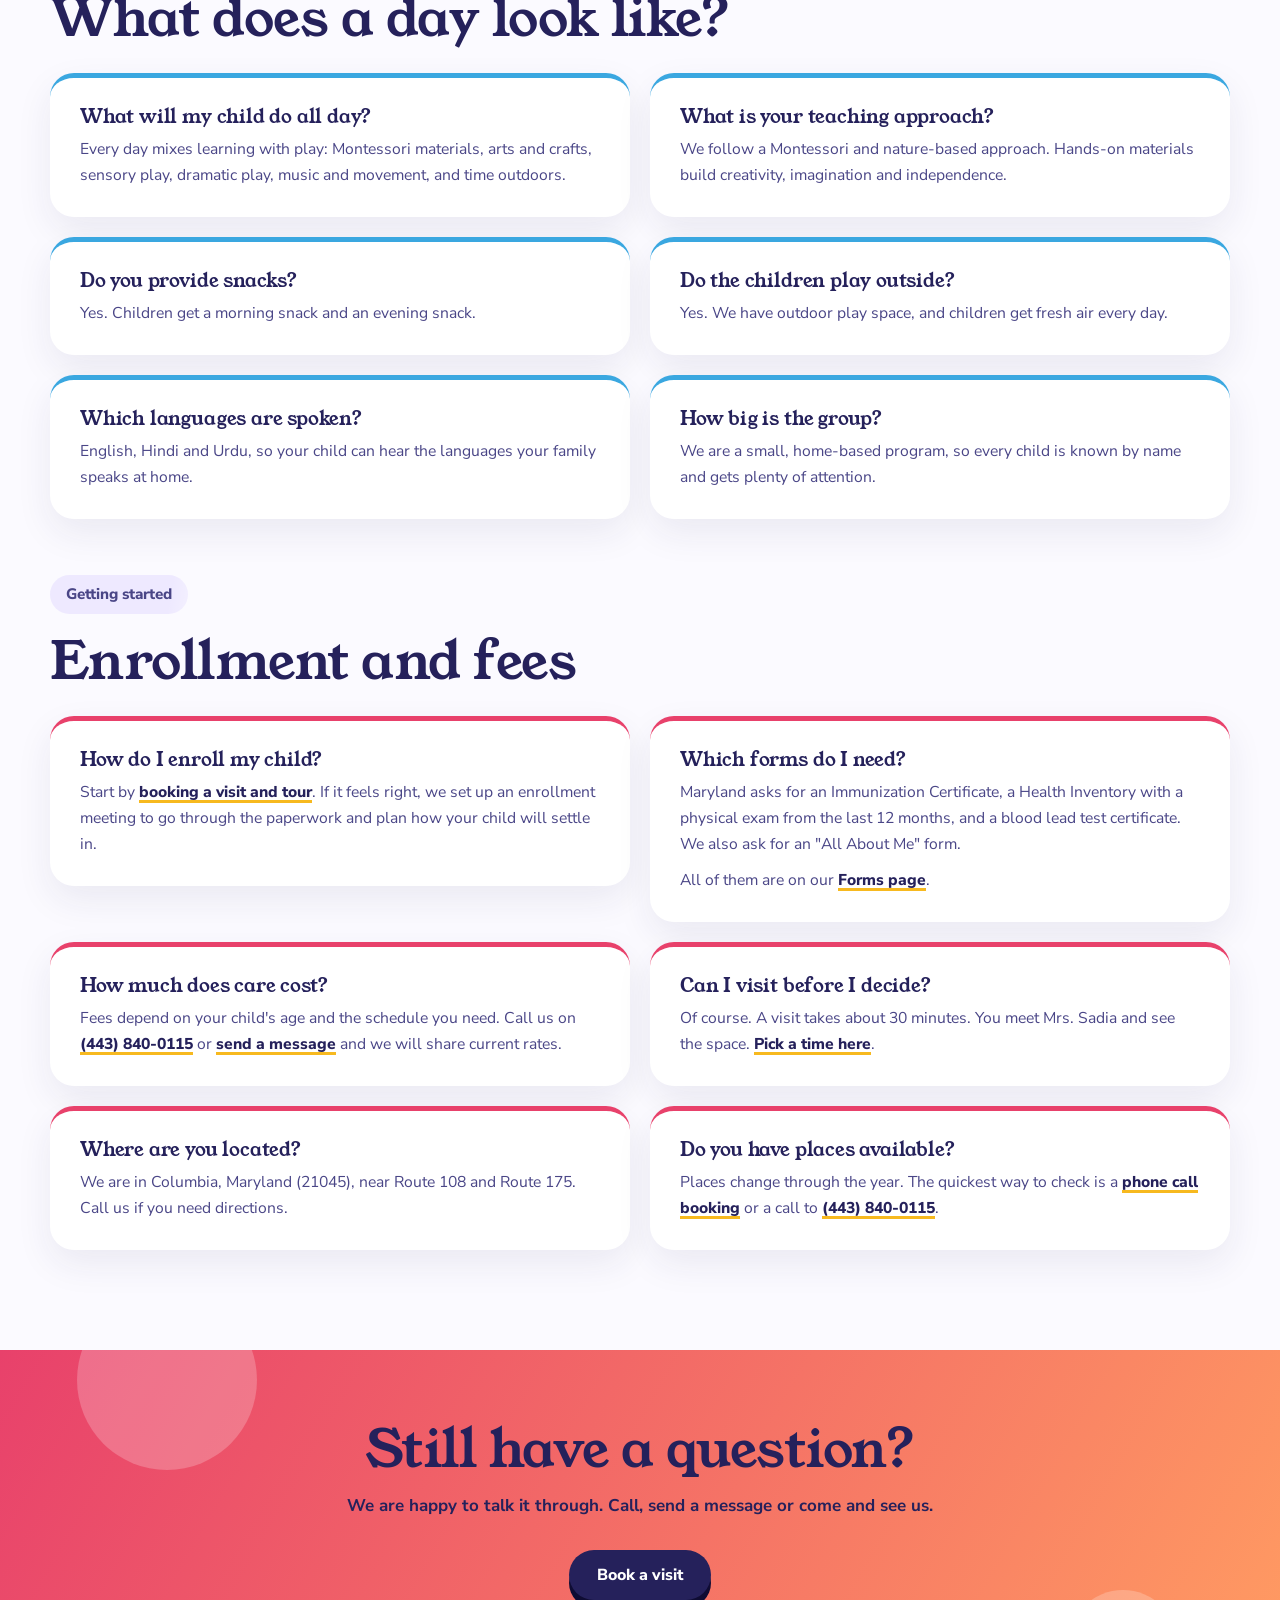
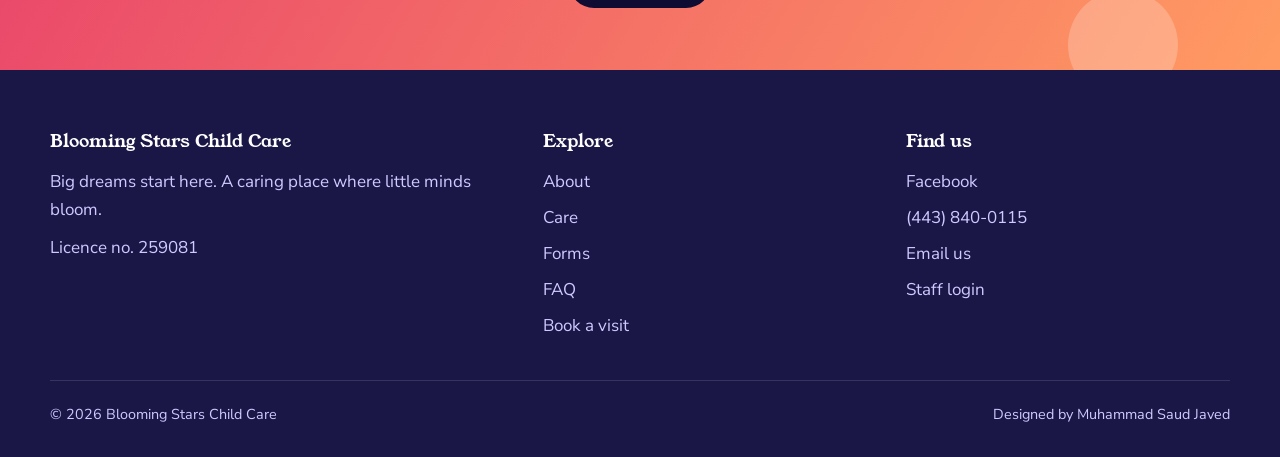
<file: faq.html>
<!DOCTYPE html>
<html lang="en">
<head>
<meta charset="utf-8">
<meta name="viewport" content="width=device-width,initial-scale=1">
<title>FAQ | Blooming Stars Child Care</title>
<meta name="description" content="Answers to the questions parents ask most about Blooming Stars Child Care in Columbia, MD: ages, hours, care options, enrollment and daily routines.">
<link rel="icon" href="assets/favicon.png">
<link rel="preconnect" href="https://fonts.googleapis.com">
<link rel="preconnect" href="https://fonts.gstatic.com" crossorigin>
<link href="https://fonts.googleapis.com/css2?family=Nunito+Sans:wght@400;600;700;800&family=Young+Serif&display=swap" rel="stylesheet">
<link rel="stylesheet" href="assets/css/style.css?v=3">
<link rel="stylesheet" href="assets/css/booking.css">
<link rel="stylesheet" href="assets/css/faq.css">
<link rel="stylesheet" href="assets/css/motion.css?v=3">
</head>
<body>
<header class="nav" id="top">
  <div class="wrap">
    <a href="index.html" class="brand" aria-label="Blooming Stars Child Care, home"><img src="assets/logo.png" alt="" width="50" height="50"><span>Blooming Stars</span></a>
    <button class="burger" aria-label="Open menu" aria-expanded="false" aria-controls="menu"><span></span></button>
    <ul class="menu" id="menu">
      <li><a href="index.html#about">About</a></li>
      <li><a href="index.html#programs">Care</a></li>
      <li><a href="index.html#tuition">Tuition</a></li>
      <li><a href="index.html#policies">Policies</a></li>
      <li><a href="forms.html">Forms</a></li>
      <li><a href="faq.html" aria-current="page">FAQ</a></li>
      <li><a href="index.html#visit">Contact</a></li>
      <li><a class="btn" href="booking.html">Book a visit</a></li>
    </ul>
  </div>
</header>

<main>
  <section class="bk-hero">
    <div class="stars" aria-hidden="true"></div>
    <div class="wrap">
      <h1>Questions parents ask</h1>
      <p>Clear answers to help you decide if Blooming Stars is the right fit, before you call or visit.</p>
    </div>
    <div class="wave" aria-hidden="true"><svg viewBox="0 0 1440 70" preserveAspectRatio="none"><path d="M0 40 C300 0 500 70 800 36 C1100 2 1250 60 1440 30 L1440 70 L0 70Z" fill="#FBFAFF"/></svg></div>
  </section>

  <div class="wrap fq">
    <section class="fq-group" aria-labelledby="g1">
      <div class="head">
        <span class="kicker rv">The basics</span>
        <h2 class="rv d1" id="g1">Ages, hours and care options</h2>
      </div>
      <div class="fq-grid">
        <article class="fq-item rv"><h3>What ages do you accept?</h3><p>We care for children from 6 weeks to 12 years old, from infants right through to school-age children.</p></article>
        <article class="fq-item rv d1"><h3>What are your hours?</h3><p>We are open Monday to Friday, 8 am to 5 pm. Before and after care are available on request.</p></article>
        <article class="fq-item rv"><h3>Do you offer part-time care?</h3><p>Yes. We offer full time, part time and extended care, so you can choose the schedule that fits your family.</p></article>
        <article class="fq-item rv d1"><h3>Is weekend care available?</h3><p>Yes, weekend care is available. Please <a href="index.html#visit">get in touch</a> to check which days are open.</p></article>
        <article class="fq-item rv"><h3>Do you care for school-age children?</h3><p>Yes. School-age children get out-of-school care with homework help and tutoring.</p></article>
        <article class="fq-item rv d1"><h3>Do you run a summer program?</h3><p>Yes. Our summer care keeps the fun and routine going when school is out.</p></article>
      </div>
    </section>

    <section class="fq-group" aria-labelledby="g2">
      <div class="head">
        <span class="kicker rv">Safety and trust</span>
        <h2 class="rv d1" id="g2">Who will look after my child?</h2>
      </div>
      <div class="fq-grid">
        <article class="fq-item rv"><h3>Are you licensed?</h3><p>Yes. Blooming Stars is a licensed child care home in Maryland, licence no. 259081.</p></article>
        <article class="fq-item rv d1"><h3>Who runs Blooming Stars?</h3><p>Mrs. Sadia Ahmed, our Program Director. She started Blooming Stars after more than ten years in Montessori child care.</p></article>
        <article class="fq-item rv"><h3>Is the staff trained in first aid?</h3><p>Yes. Staff are CPR and first aid certified, and can give medication when needed.</p></article>
        <article class="fq-item rv d1"><h3>Can you give my child medication?</h3><p>Yes. Maryland requires a Medication Authorization Form (OCC 1216), completed by your child's doctor, for each medication.</p></article>
      </div>
    </section>

    <section class="fq-group" aria-labelledby="g3">
      <div class="head">
        <span class="kicker rv">Daily life</span>
        <h2 class="rv d1" id="g3">What does a day look like?</h2>
      </div>
      <div class="fq-grid">
        <article class="fq-item rv"><h3>What will my child do all day?</h3><p>Every day mixes learning with play: Montessori materials, arts and crafts, sensory play, dramatic play, music and movement, and time outdoors.</p></article>
        <article class="fq-item rv d1"><h3>What is your teaching approach?</h3><p>We follow a Montessori and nature-based approach. Hands-on materials build creativity, imagination and independence.</p></article>
        <article class="fq-item rv"><h3>Do you provide snacks?</h3><p>Yes. Children get a morning snack and an evening snack.</p></article>
        <article class="fq-item rv d1"><h3>Do the children play outside?</h3><p>Yes. We have outdoor play space, and children get fresh air every day.</p></article>
        <article class="fq-item rv"><h3>Which languages are spoken?</h3><p>English, Hindi and Urdu, so your child can hear the languages your family speaks at home.</p></article>
        <article class="fq-item rv d1"><h3>How big is the group?</h3><p>We are a small, home-based program, so every child is known by name and gets plenty of attention.</p></article>
      </div>
    </section>

    <section class="fq-group" aria-labelledby="g4">
      <div class="head">
        <span class="kicker rv">Getting started</span>
        <h2 class="rv d1" id="g4">Enrollment and fees</h2>
      </div>
      <div class="fq-grid">
        <article class="fq-item rv"><h3>How do I enroll my child?</h3><p>Start by <a href="booking.html">booking a visit and tour</a>. If it feels right, we set up an enrollment meeting to go through the paperwork and plan how your child will settle in.</p></article>
        <article class="fq-item rv d1"><h3>Which forms do I need?</h3><p>Maryland asks for an Immunization Certificate, a Health Inventory with a physical exam from the last 12 months, and a blood lead test certificate. We also ask for an "All About Me" form.</p><p>All of them are on our <a href="forms.html">Forms page</a>.</p></article>
        <article class="fq-item rv"><h3>How much does care cost?</h3><p>Fees depend on your child's age and the schedule you need. Call us on <a href="tel:+14438400115">(443) 840-0115</a> or <a href="index.html#visit">send a message</a> and we will share current rates.</p></article>
        <article class="fq-item rv d1"><h3>Can I visit before I decide?</h3><p>Of course. A visit takes about 30 minutes. You meet Mrs. Sadia and see the space. <a href="booking.html">Pick a time here</a>.</p></article>
        <article class="fq-item rv"><h3>Where are you located?</h3><p>We are in Columbia, Maryland (21045), near Route 108 and Route 175. Call us if you need directions.</p></article>
        <article class="fq-item rv d1"><h3>Do you have places available?</h3><p>Places change through the year. The quickest way to check is a <a href="booking.html">phone call booking</a> or a call to <a href="tel:+14438400115">(443) 840-0115</a>.</p></article>
      </div>
    </section>
  </div>

  <section class="cta">
    <div class="wrap">
      <h2 class="rv">Still have a question?</h2>
      <p class="rv d1">We are happy to talk it through. Call, send a message or come and see us.</p>
      <a class="btn rv d2" href="booking.html">Book a visit</a>
    </div>
  </section>
</main>

<footer class="foot">
  <div class="wrap">
    <div>
      <h4>Blooming Stars Child Care</h4>
      <p>Big dreams start here. A caring place where little minds bloom.</p>
      <p style="margin-top:10px">Licence no. 259081</p>
    </div>
    <div><h4>Explore</h4><ul><li><a href="index.html#about">About</a></li><li><a href="index.html#programs">Care</a></li><li><a href="forms.html">Forms</a></li><li><a href="faq.html">FAQ</a></li><li><a href="booking.html">Book a visit</a></li></ul></div>
    <div><h4>Find us</h4><ul><li><a href="https://www.facebook.com/bloomingstarschildcare" target="_blank" rel="noopener">Facebook</a></li><li><a href="tel:+14438400115">(443) 840-0115</a></li><li><a href="mailto:bloomingstarschildcare@gmail.com">Email us</a></li><li><a href="admin.html">Staff login</a></li></ul></div>
    <div class="copy"><span>&copy; 2026 Blooming Stars Child Care</span><span>Designed by Muhammad Saud Javed</span></div>
  </div>
</footer>

<script src="assets/js/main.js"></script>
<script src="assets/js/motion.js"></script>
</body>
</html>
</file>
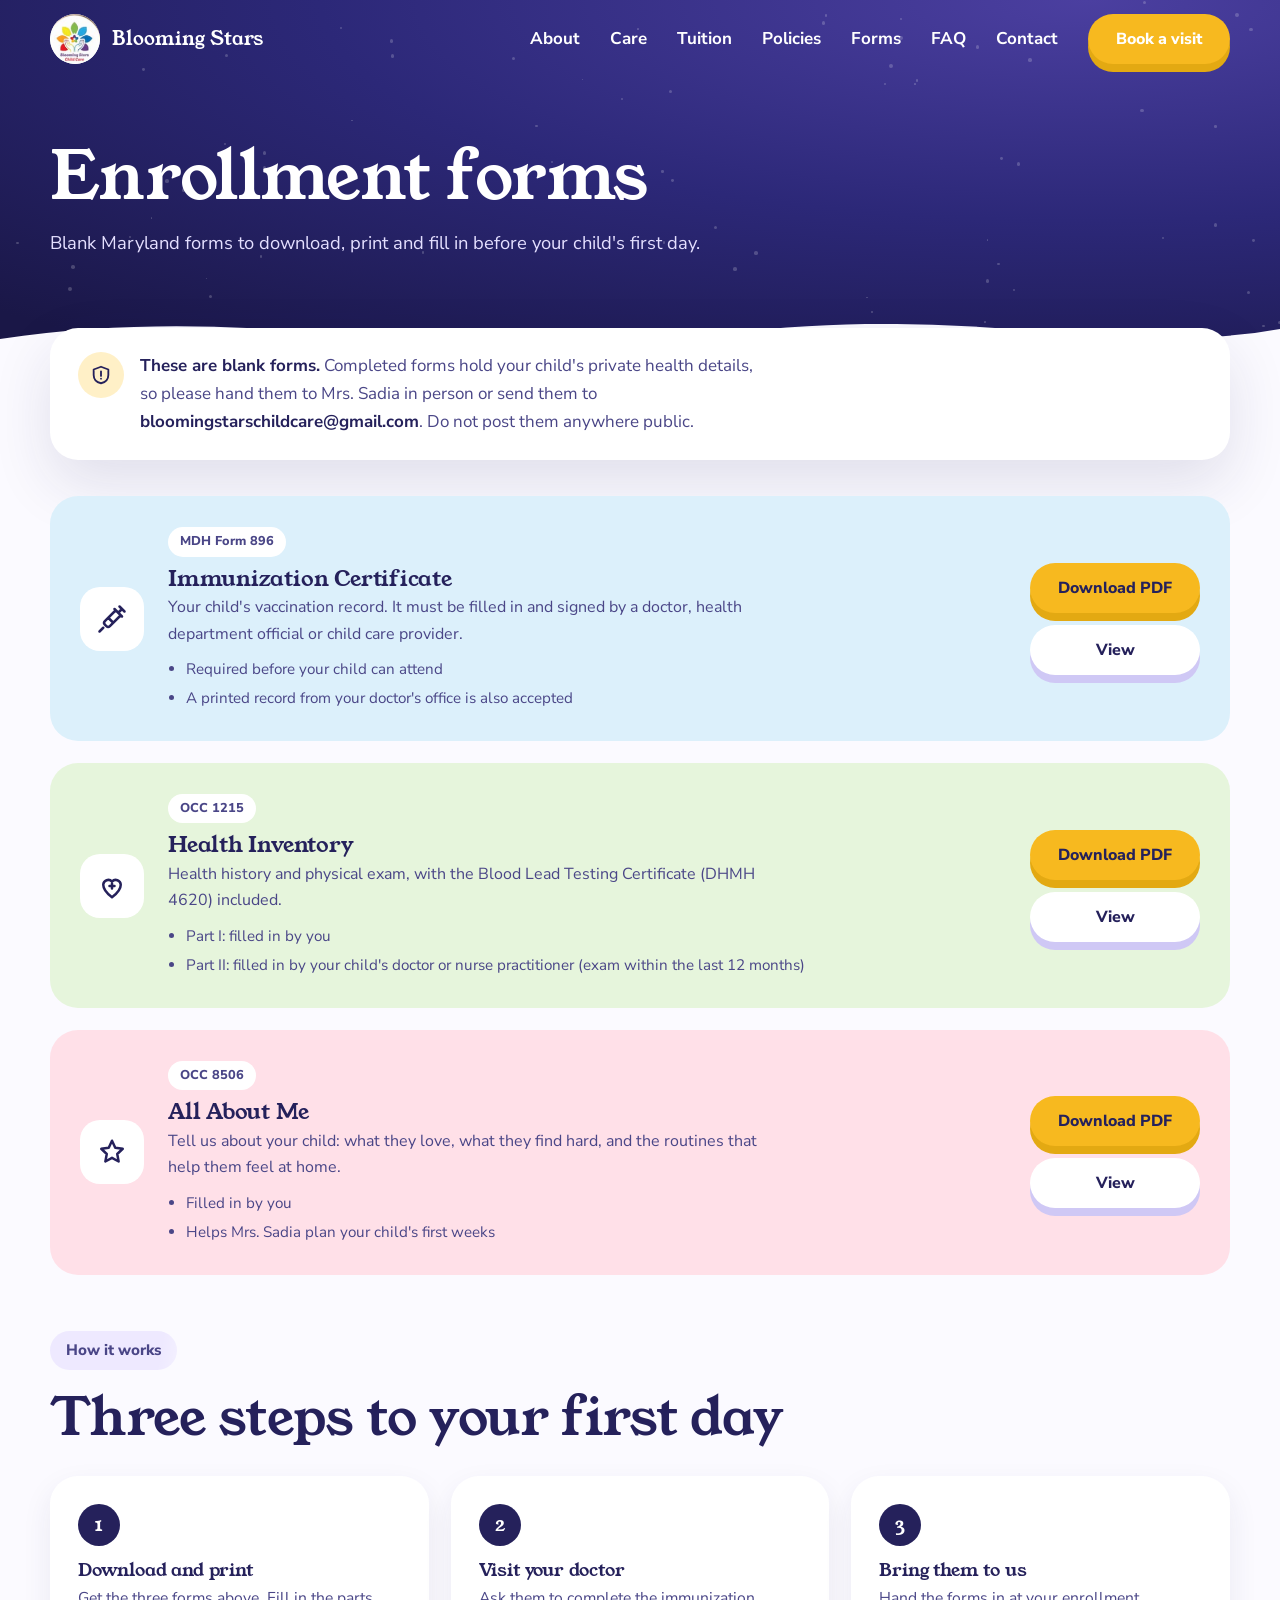
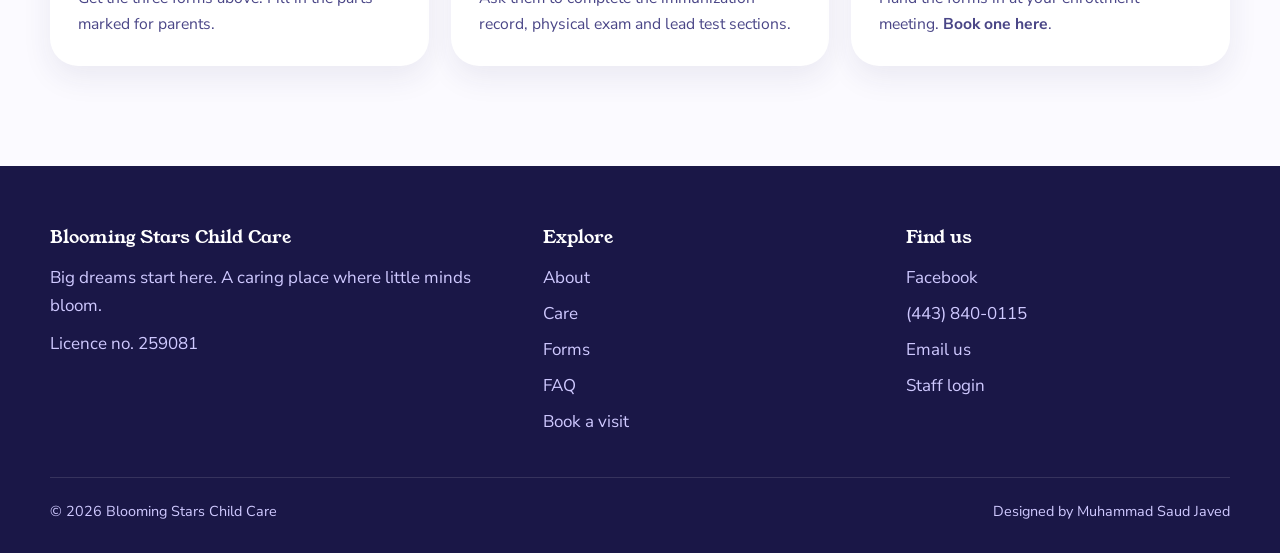
<file: forms.html>
<!DOCTYPE html>
<html lang="en">
<head>
<meta charset="utf-8">
<meta name="viewport" content="width=device-width,initial-scale=1">
<title>Enrollment forms | Blooming Stars Child Care</title>
<meta name="description" content="Download the Maryland enrollment forms needed before your child starts at Blooming Stars Child Care in Columbia, MD.">
<link rel="icon" href="assets/favicon.png">
<link rel="preconnect" href="https://fonts.googleapis.com">
<link rel="preconnect" href="https://fonts.gstatic.com" crossorigin>
<link href="https://fonts.googleapis.com/css2?family=Nunito+Sans:wght@400;600;700;800&family=Young+Serif&display=swap" rel="stylesheet">
<link rel="stylesheet" href="assets/css/style.css?v=3">
<link rel="stylesheet" href="assets/css/booking.css">
<link rel="stylesheet" href="assets/css/forms.css">
<link rel="stylesheet" href="assets/css/motion.css?v=3">
</head>
<body>
<header class="nav" id="top">
  <div class="wrap">
    <a href="index.html" class="brand" aria-label="Blooming Stars Child Care, home"><img src="assets/logo.png" alt="" width="50" height="50"><span>Blooming Stars</span></a>
    <button class="burger" aria-label="Open menu" aria-expanded="false" aria-controls="menu"><span></span></button>
    <ul class="menu" id="menu">
      <li><a href="index.html#about">About</a></li>
      <li><a href="index.html#programs">Care</a></li>
      <li><a href="index.html#tuition">Tuition</a></li>
      <li><a href="index.html#policies">Policies</a></li>
      <li><a href="forms.html" aria-current="page">Forms</a></li>
      <li><a href="faq.html">FAQ</a></li>
      <li><a href="index.html#visit">Contact</a></li>
      <li><a class="btn" href="booking.html">Book a visit</a></li>
    </ul>
  </div>
</header>

<main>
  <section class="bk-hero">
    <div class="stars" aria-hidden="true"></div>
    <div class="wrap">
      <h1>Enrollment forms</h1>
      <p>Blank Maryland forms to download, print and fill in before your child's first day.</p>
    </div>
    <div class="wave" aria-hidden="true"><svg viewBox="0 0 1440 70" preserveAspectRatio="none"><path d="M0 40 C300 0 500 70 800 36 C1100 2 1250 60 1440 30 L1440 70 L0 70Z" fill="#FBFAFF"/></svg></div>
  </section>

  <div class="wrap fm">
    <div class="fm-note rv">
      <span class="i"><svg width="22" height="22" viewBox="0 0 24 24" fill="none" stroke="#25215B" stroke-width="2" stroke-linecap="round" stroke-linejoin="round"><path d="M12 3l8 3v6c0 5-3.5 8-8 9-4.5-1-8-4-8-9V6z"/><path d="M12 8v5M12 16h.01"/></svg></span>
      <p><b>These are blank forms.</b> Completed forms hold your child's private health details, so please hand them to Mrs. Sadia in person or send them to <a href="mailto:bloomingstarschildcare@gmail.com"><b>bloomingstarschildcare@gmail.com</b></a>. Do not post them anywhere public.</p>
    </div>

    <div class="fm-list">
      <article class="fm-card c1 rv">
        <div class="ico"><svg width="30" height="30" viewBox="0 0 24 24" fill="none" stroke="#25215B" stroke-width="2" stroke-linecap="round" stroke-linejoin="round"><path d="M18 2l4 4M17 7l3-3M19 9l-8.7 8.7a2 2 0 01-2.8 0l-1.2-1.2a2 2 0 010-2.8L15 5M9 11l4 4M5 19l-3 3M14 4l6 6"/></svg></div>
        <div>
          <span class="code">MDH Form 896</span>
          <h3>Immunization Certificate</h3>
          <p>Your child's vaccination record. It must be filled in and signed by a doctor, health department official or child care provider.</p>
          <ul><li>Required before your child can attend</li><li>A printed record from your doctor's office is also accepted</li></ul>
        </div>
        <div class="fm-act">
          <a class="btn" href="assets/forms/immunization-certificate.pdf" download>Download PDF</a>
          <a class="btn alt" href="assets/forms/immunization-certificate.pdf" target="_blank" rel="noopener">View</a>
        </div>
      </article>

      <article class="fm-card c2 rv d1">
        <div class="ico"><svg width="30" height="30" viewBox="0 0 24 24" fill="none" stroke="#25215B" stroke-width="2" stroke-linecap="round" stroke-linejoin="round"><path d="M12 21c-4-3-7-6-7-10a4 4 0 017-2.5A4 4 0 0119 11c0 4-3 7-7 10z"/><path d="M12 10v4M10 12h4"/></svg></div>
        <div>
          <span class="code">OCC 1215</span>
          <h3>Health Inventory</h3>
          <p>Health history and physical exam, with the Blood Lead Testing Certificate (DHMH 4620) included.</p>
          <ul><li>Part I: filled in by you</li><li>Part II: filled in by your child's doctor or nurse practitioner (exam within the last 12 months)</li></ul>
        </div>
        <div class="fm-act">
          <a class="btn" href="assets/forms/health-inventory.pdf" download>Download PDF</a>
          <a class="btn alt" href="assets/forms/health-inventory.pdf" target="_blank" rel="noopener">View</a>
        </div>
      </article>

      <article class="fm-card c3 rv d2">
        <div class="ico"><svg width="30" height="30" viewBox="0 0 24 24" fill="none" stroke="#25215B" stroke-width="2" stroke-linecap="round" stroke-linejoin="round"><path d="M12 3l2.6 5.6 6 .8-4.4 4.2 1.1 6L12 16.7 6.7 19.6l1.1-6L3.4 9.4l6-.8z"/></svg></div>
        <div>
          <span class="code">OCC 8506</span>
          <h3>All About Me</h3>
          <p>Tell us about your child: what they love, what they find hard, and the routines that help them feel at home.</p>
          <ul><li>Filled in by you</li><li>Helps Mrs. Sadia plan your child's first weeks</li></ul>
        </div>
        <div class="fm-act">
          <a class="btn" href="assets/forms/all-about-me.pdf" download>Download PDF</a>
          <a class="btn alt" href="assets/forms/all-about-me.pdf" target="_blank" rel="noopener">View</a>
        </div>
      </article>
    </div>

    <section class="fm-steps" aria-labelledby="steps-t">
      <div class="head" style="margin-bottom:30px">
        <span class="kicker rv">How it works</span>
        <h2 class="rv d1" id="steps-t">Three steps to your first day</h2>
      </div>
      <ol>
        <li class="rv"><h3>Download and print</h3><p>Get the three forms above. Fill in the parts marked for parents.</p></li>
        <li class="rv d1"><h3>Visit your doctor</h3><p>Ask them to complete the immunization record, physical exam and lead test sections.</p></li>
        <li class="rv d2"><h3>Bring them to us</h3><p>Hand the forms in at your enrollment meeting. <a href="booking.html"><b>Book one here</b></a>.</p></li>
      </ol>
    </section>
  </div>
</main>

<footer class="foot">
  <div class="wrap">
    <div>
      <h4>Blooming Stars Child Care</h4>
      <p>Big dreams start here. A caring place where little minds bloom.</p>
      <p style="margin-top:10px">Licence no. 259081</p>
    </div>
    <div><h4>Explore</h4><ul><li><a href="index.html#about">About</a></li><li><a href="index.html#programs">Care</a></li><li><a href="forms.html">Forms</a></li><li><a href="faq.html">FAQ</a></li><li><a href="booking.html">Book a visit</a></li></ul></div>
    <div><h4>Find us</h4><ul><li><a href="https://www.facebook.com/bloomingstarschildcare" target="_blank" rel="noopener">Facebook</a></li><li><a href="tel:+14438400115">(443) 840-0115</a></li><li><a href="mailto:bloomingstarschildcare@gmail.com">Email us</a></li><li><a href="admin.html">Staff login</a></li></ul></div>
    <div class="copy"><span>&copy; 2026 Blooming Stars Child Care</span><span>Designed by Muhammad Saud Javed</span></div>
  </div>
</footer>

<script src="assets/js/main.js"></script>
<script src="assets/js/motion.js"></script>
</body>
</html>
</file>
<file: assets/css/style.css>
/* Blooming Stars Child Care — shared styles */
:root{
  --ink:#25215B; --ink-2:#4A4687; --night:#1A1747; --paper:#FBFAFF; --lilac:#EEE9FF;
  --sun:#F7B91F; --mint:#86C566; --sky:#3AA7E0; --petal:#E8416B; --grape:#8A66C8;
  --mint-soft:#E6F5DC; --sun-soft:#FFF0C7; --sky-soft:#DCF0FB; --petal-soft:#FFE0E8;
  --radius:28px; --ease:cubic-bezier(.22,1,.36,1);
  --display:'Young Serif',Georgia,serif; --body:'Nunito Sans',system-ui,sans-serif;
}
*{box-sizing:border-box;margin:0;padding:0}
html{scroll-behavior:smooth;-webkit-text-size-adjust:100%}
body{font-family:var(--body);font-size:17px;line-height:1.65;color:var(--ink);background:var(--paper);overflow-x:hidden}
img,svg{display:block;max-width:100%}
a{color:inherit;text-decoration:none}
h1,h2,h3{font-family:var(--display);font-weight:400;line-height:1.1;letter-spacing:-.01em}
h1{font-size:clamp(2.8rem,7vw,5.6rem)}
h2{font-size:clamp(2rem,4.4vw,3.3rem)}
h3{font-size:1.45rem}
p{max-width:62ch}
:focus-visible{outline:3px solid var(--sky);outline-offset:3px;border-radius:8px}
.wrap{width:min(1180px,100% - 40px);margin-inline:auto}
.section{padding:clamp(70px,10vw,130px) 0;position:relative}
.sr{position:absolute;width:1px;height:1px;overflow:hidden;clip:rect(0 0 0 0)}

/* Preloader — shown once per visit */
.pre{position:fixed;inset:0;z-index:999;background:var(--night);display:grid;place-items:center;
  transition:clip-path 1s var(--ease),opacity .4s .7s;clip-path:circle(150% at 50% 50%)}
.pre.done{clip-path:circle(0% at 50% 50%);opacity:0;pointer-events:none}
.skip-pre .pre{display:none}
.pre-in{text-align:center;color:#fff}
.pre-bloom{position:relative;width:190px;height:190px;margin:0 auto 26px;display:grid;place-items:center}
.pre-bloom img{width:150px;height:150px;border-radius:50%;background:#fff;transform:scale(0) rotate(-120deg);animation:logoIn 1.1s .15s var(--ease) forwards,bob 3s 1.4s ease-in-out infinite}
.pre-bloom .ring{position:absolute;inset:0;border-radius:50%;border:4px solid transparent;border-top-color:var(--sun);border-right-color:var(--petal);border-bottom-color:var(--sky);border-left-color:var(--mint);animation:spin 1.6s linear infinite}
.pre-bloom .orb{position:absolute;border-radius:50%;opacity:0;animation:orb 1s var(--ease) forwards}
.pre-bloom .o1{width:16px;height:16px;background:var(--sun);top:2px;left:20px;animation-delay:.9s}
.pre-bloom .o2{width:12px;height:12px;background:var(--petal);right:6px;top:40px;animation-delay:1.1s}
.pre-bloom .o3{width:14px;height:14px;background:var(--mint);bottom:8px;left:34px;animation-delay:1.3s}
.pre-bloom .o4{width:10px;height:10px;background:var(--sky);bottom:30px;right:14px;animation-delay:1.5s}
@keyframes logoIn{to{transform:scale(1) rotate(0)}}
@keyframes bob{50%{transform:translateY(-8px)}}
@keyframes orb{from{opacity:0;transform:scale(0)}to{opacity:1;transform:scale(1)}}
.pre h2{font-size:clamp(1.6rem,4vw,2.2rem);opacity:0;animation:rise .8s 1s var(--ease) forwards}
.pre small{display:block;margin-top:6px;color:#cfc9ff;opacity:0;animation:rise .8s 1.3s var(--ease) forwards}
.pre-bar{width:min(240px,60vw);height:6px;border-radius:9px;background:rgba(255,255,255,.15);margin:26px auto 0;overflow:hidden}
.pre-bar i{display:block;height:100%;width:100%;background:linear-gradient(90deg,var(--petal),var(--sun),var(--mint),var(--sky));transform:scaleX(0);transform-origin:left;animation:load 2.3s .2s var(--ease) forwards}
@keyframes pop{to{transform:scale(1)}}
@keyframes rise{from{opacity:0;transform:translateY(14px)}to{opacity:1;transform:none}}
@keyframes load{to{transform:scaleX(1)}}
@keyframes spin{to{transform:rotate(360deg)}}

/* Navigation */
.nav{position:fixed;inset:0 0 auto;z-index:50;padding:14px 0;transition:background .4s,box-shadow .4s,padding .4s}
.nav.solid{background:rgba(251,250,255,.88);backdrop-filter:blur(14px);box-shadow:0 6px 30px rgba(37,33,91,.08);padding:8px 0}
.nav .wrap{display:flex;align-items:center;justify-content:space-between;gap:20px}
.brand{display:flex;align-items:center;gap:12px;font-family:var(--display);font-size:1.2rem;color:#fff;transition:color .4s}
.brand img{width:50px;height:50px;border-radius:50%;background:#fff}
.nav.solid .brand,.nav.light .brand{color:var(--ink)}
.menu{display:flex;align-items:center;gap:30px;list-style:none;font-weight:700}
.menu a{color:#fff;position:relative;transition:color .3s}
.nav.solid .menu a:not(.btn),.nav.light .menu a:not(.btn){color:var(--ink)}
.menu a:not(.btn)::after{content:"";position:absolute;left:0;bottom:-4px;height:3px;width:100%;border-radius:3px;background:var(--sun);transform:scaleX(0);transform-origin:left;transition:transform .35s var(--ease)}
.menu a:not(.btn):hover::after{transform:scaleX(1)}
.burger{display:none;width:46px;height:46px;border-radius:50%;border:0;background:var(--sun);cursor:pointer;position:relative}
.burger span,.burger span::before{position:absolute;left:13px;width:20px;height:2.5px;background:var(--ink);border-radius:3px;transition:.3s}
.burger span{top:22px}.burger span::before{content:"";left:0;top:-7px}
.burger[aria-expanded=true] span{background:transparent}.burger[aria-expanded=true] span::before{top:0;transform:rotate(45deg);box-shadow:0 0 0 0 var(--ink)}

/* Buttons */
.btn{display:inline-flex;align-items:center;gap:10px;padding:14px 28px;border-radius:999px;border:0;font:800 1rem var(--body);cursor:pointer;
  background:var(--sun);color:var(--ink);transition:transform .35s var(--ease),box-shadow .35s;box-shadow:0 8px 0 #E3A912}
.btn:hover{transform:translateY(-3px);box-shadow:0 11px 0 #E3A912}
.btn:active{transform:translateY(4px);box-shadow:0 3px 0 #E3A912}
.btn.alt{background:#fff;box-shadow:0 8px 0 #CFC8F5}
.btn.alt:hover{box-shadow:0 11px 0 #CFC8F5}.btn.alt:active{box-shadow:0 3px 0 #CFC8F5}
.btn.ghost{background:transparent;color:#fff;box-shadow:inset 0 0 0 2px rgba(255,255,255,.55)}
.btn.ghost:hover{box-shadow:inset 0 0 0 2px #fff}
.floating-booking{position:fixed;right:24px;bottom:calc(24px + env(safe-area-inset-bottom));z-index:45;white-space:nowrap}

/* Hero */
.hero{min-height:100svh;background:radial-gradient(120% 90% at 80% 20%,#4B3FA0 0%,#2C2878 45%,var(--night) 100%);color:#fff;position:relative;overflow:hidden;display:flex;align-items:center;padding:130px 0 150px}
.stars{position:absolute;inset:0;pointer-events:none}
.stars i{position:absolute;width:var(--s);height:var(--s);background:#fff;border-radius:50%;opacity:.2;animation:tw var(--d) ease-in-out infinite alternate}
@keyframes tw{to{opacity:1;transform:scale(1.6)}}
.hero .wrap{display:grid;grid-template-columns:1.1fr .9fr;gap:40px;align-items:center;position:relative;z-index:2}
.hero h1{margin-bottom:22px}
.hero p.lead{font-size:1.25rem;color:#E4DFFF;margin-bottom:36px}
.hero-cta{display:flex;flex-wrap:wrap;gap:18px}
.facts{display:flex;flex-wrap:wrap;gap:12px;margin-top:44px;list-style:none}
.facts li{padding:9px 18px;border-radius:999px;background:rgba(255,255,255,.1);border:1px solid rgba(255,255,255,.2);font-weight:700;font-size:.95rem}
.hero-art{position:relative;aspect-ratio:1;max-width:520px;margin-inline:auto;width:100%}
.hero-art svg{width:100%;height:100%;overflow:visible}
.moon{position:absolute;right:6%;top:2%;width:26%;aspect-ratio:1;border-radius:50%;background:radial-gradient(circle at 35% 35%,#FFF3C4,var(--sun));box-shadow:0 0 80px rgba(255,200,61,.55);animation:float 7s ease-in-out infinite}
@keyframes float{50%{transform:translateY(-14px)}}
.anim{animation-play-state:paused!important}
.ready .anim{animation-play-state:running!important}
.h-up{opacity:0;transform:translateY(26px);animation:rise .9s var(--ease) forwards}
.stem-draw{stroke-dasharray:420;stroke-dashoffset:420;animation:draw 1.6s .3s var(--ease) forwards}
.leaf,.petal,.heart{transform-box:fill-box;transform-origin:center bottom;transform:scale(0);animation:pop .8s var(--ease) forwards}
.petal{transform-origin:center}
.sway{transform-origin:50% 95%;animation:sway 6s ease-in-out infinite alternate}
@keyframes draw{to{stroke-dashoffset:0}}
@keyframes sway{from{transform:rotate(-2deg)}to{transform:rotate(2.5deg)}}
.wave{position:absolute;left:0;right:0;bottom:-1px;z-index:3;line-height:0}
.wave svg{width:100%;height:110px}

/* Scroll flower */
.scroll-flower{position:fixed;left:14px;top:0;z-index:40;width:44px;pointer-events:none;will-change:transform}
.scroll-flower svg{width:44px;height:44px;animation:spin 14s linear infinite;filter:drop-shadow(0 4px 8px rgba(37,33,91,.25))}
.scroll-line{position:fixed;left:34px;top:0;width:4px;height:100vh;z-index:39;pointer-events:none;background:linear-gradient(var(--mint),#3FB98A);transform-origin:top;transform:scaleY(0);border-radius:4px;opacity:.85}

/* Headings & text blocks */
.kicker{display:inline-block;padding:7px 16px;border-radius:999px;background:var(--lilac);font-weight:800;font-size:.95rem;margin-bottom:18px;color:var(--ink-2)}
.head{margin-bottom:56px}
.head p{margin-top:16px;font-size:1.12rem;color:var(--ink-2)}

/* About */
.about{display:grid;grid-template-columns:.9fr 1.1fr;gap:70px;align-items:center}
.about-card{position:relative;background:var(--lilac);border-radius:var(--radius) var(--radius) 220px var(--radius);padding:54px 44px 80px;overflow:hidden}
.about-card .big{font-family:var(--display);font-size:clamp(2rem,3.4vw,2.8rem);line-height:1.15}
.about-card .sig{margin-top:22px;font-weight:800;color:var(--ink-2)}
.dot{position:absolute;border-radius:50%}
.about-card .dot.a{width:150px;height:150px;background:var(--sun);right:-40px;bottom:-40px}
.about-card .dot.b{width:70px;height:70px;background:var(--petal);right:120px;bottom:40px}
.about-card .dot.c{width:36px;height:36px;background:var(--mint);right:60px;bottom:140px}
.about-text p+p{margin-top:18px}
.stat-row{display:flex;flex-wrap:wrap;gap:34px;margin-top:34px}
.stat b{display:block;font-family:var(--display);font-size:2.4rem;line-height:1}
.stat span{font-size:.95rem;color:var(--ink-2)}

/* Photo gallery */
.gallery-section{background:#fff}
.gallery-grid{display:grid;grid-template-columns:repeat(3,minmax(0,1fr));gap:16px;max-width:1100px;margin-inline:auto}
.photo-card{position:relative;overflow:hidden;border-radius:14px;background:var(--lilac);box-shadow:0 8px 22px rgba(37,33,91,.12);transition:transform .4s var(--ease),box-shadow .4s}
.photo-card:hover{transform:translateY(-6px);box-shadow:0 18px 40px rgba(37,33,91,.18)}
.photo-card img{width:100%;height:auto;aspect-ratio:3/2;object-fit:cover}
.photo-card figcaption{position:absolute;left:0;right:0;bottom:0;padding:22px 14px 9px;font-weight:800;font-size:.9rem;color:#fff;
  background:linear-gradient(transparent,rgba(20,18,50,.75));text-shadow:0 1px 3px rgba(0,0,0,.4)}
.gallery-section .head{text-align:center}.gallery-section .head p{margin-inline:auto}
.gallery-note{margin:20px auto 0;text-align:center;color:var(--ink-2);font-size:.9rem}

/* Programs bento */
.bento{display:grid;grid-template-columns:repeat(6,1fr);gap:22px}
.card{border-radius:var(--radius);padding:34px;position:relative;overflow:hidden;transition:transform .5s var(--ease)}
.card:hover{transform:translateY(-8px) rotate(-.6deg)}
.card h3{margin:18px 0 10px}
.card p{font-size:1rem}
.card .ico{width:58px;height:58px;border-radius:50%;display:grid;place-items:center;background:#fff}
.card.c1{grid-column:span 3;background:var(--sun-soft)}
.card.c2{grid-column:span 3;background:var(--mint-soft)}
.card.c3{grid-column:span 2;background:var(--sky-soft)}
.card.c4{grid-column:span 2;background:var(--petal-soft)}
.card.c5{grid-column:span 2;background:var(--lilac)}
.card .tag{position:absolute;right:22px;top:22px;padding:6px 14px;border-radius:999px;background:#fff;font-weight:800;font-size:.85rem}

/* Why */
.why{background:var(--night);color:#fff;border-radius:60px 60px 0 0;overflow:hidden}
.why .head p{color:#CFC9FF}
.why .kicker{background:rgba(255,255,255,.12);color:#fff}
.why-grid{display:grid;grid-template-columns:repeat(3,1fr);gap:20px}
.why-item{padding:30px;border-radius:24px;background:rgba(255,255,255,.07);border:1px solid rgba(255,255,255,.12);transition:background .4s,transform .5s var(--ease)}
.why-item:hover{background:rgba(255,255,255,.14);transform:translateY(-6px)}
.why-item svg{width:38px;height:38px;margin-bottom:14px}
.why-item h3{font-size:1.25rem;margin-bottom:8px}
.why-item p{color:#D8D3FF;font-size:.98rem}

.why-item .verify{display:inline-block;margin-top:6px;color:var(--sun);font-weight:800}
.why-item .verify:hover{text-decoration:underline}

/* Tuition */
.tuition{background:#fff}
.tu-grid{display:grid;grid-template-columns:repeat(4,1fr);gap:20px}
.tu-card{border-radius:var(--radius);padding:30px 26px;display:flex;flex-direction:column;transition:transform .5s var(--ease)}
.tu-card:hover{transform:translateY(-8px)}
.tu-card.t1{background:var(--petal-soft)}.tu-card.t2{background:var(--sun-soft)}.tu-card.t3{background:var(--mint-soft)}.tu-card.t4{background:var(--sky-soft)}
.tu-age{align-self:flex-start;padding:6px 14px;border-radius:999px;background:#fff;font-weight:800;font-size:.85rem;color:var(--ink-2)}
.tu-card h3{margin:16px 0 12px}
.tu-card ul{list-style:none;display:grid;gap:8px;font-size:.96rem;color:var(--ink-2);flex:1}
.tu-card li{padding-left:22px;position:relative}
.tu-card li::before{content:"";position:absolute;left:0;top:.55em;width:10px;height:10px;border-radius:50%;background:var(--ink);opacity:.25}
.tu-price{margin-top:22px;padding-top:18px;border-top:2px dashed rgba(37,33,91,.15)}
.tu-price b{display:block;font-family:var(--display);font-weight:400;font-size:1.5rem}
.tu-price small{color:var(--ink-2)}
.tu-note{display:flex;flex-wrap:wrap;gap:16px;justify-content:center;margin:40px auto 0;max-width:none}

/* Enroll steps */
.steps{list-style:none;display:grid;grid-template-columns:repeat(4,1fr);gap:22px;position:relative}
.steps::before{content:"";position:absolute;left:12%;right:12%;top:32px;border-top:3px dashed #D9D2FA;z-index:0}
.steps li{position:relative;z-index:1;text-align:center;padding:0 8px}
.steps .n{display:grid;place-items:center;width:64px;height:64px;margin:0 auto 18px;border-radius:50%;background:var(--sun);font:400 1.6rem var(--display);box-shadow:0 0 0 8px var(--paper);transition:transform .5s var(--ease)}
.steps li:nth-child(2) .n{background:var(--mint)}.steps li:nth-child(3) .n{background:var(--sky)}.steps li:nth-child(4) .n{background:var(--petal);color:#fff}
.steps li:hover .n{transform:scale(1.15) rotate(-8deg)}
.steps h3{font-size:1.2rem;margin-bottom:8px}
.steps p{color:var(--ink-2);font-size:.98rem;margin-inline:auto}
.steps a{font-weight:800;text-decoration:underline;text-decoration-color:var(--sun);text-decoration-thickness:3px}
.steps-cta{display:flex;flex-wrap:wrap;gap:16px;justify-content:center;margin-top:44px}

/* Hours & policies */
.policies{background:var(--lilac)}
.pol{display:grid;grid-template-columns:.8fr 1.2fr;gap:40px;align-items:start}
.pol-hours{background:var(--night);color:#fff;border-radius:var(--radius);padding:40px 34px;position:sticky;top:100px}
.pol-hours .kicker{background:rgba(255,255,255,.12);color:#fff}
.pol-hours dl{display:grid;gap:14px;margin-top:8px}
.pol-hours dl div{display:flex;justify-content:space-between;gap:14px;padding-bottom:12px;border-bottom:1px solid rgba(255,255,255,.12)}
.pol-hours dt{color:#CFC9FF}
.pol-hours dd{font-weight:800;text-align:right}
.clock{width:84px;height:84px;border-radius:50%;border:4px solid var(--sun);margin:22px 0;position:relative}
.clock i{position:absolute;left:50%;bottom:50%;width:4px;border-radius:4px;background:#fff;transform-origin:bottom center}
.clock .h{height:22px;margin-left:-2px;animation:spin 40s linear infinite}
.clock .m{height:32px;margin-left:-2px;background:var(--sun);animation:spin 5s linear infinite}
.pol-list{display:grid;grid-template-columns:1fr 1fr;gap:18px}
.pol-item{background:#fff;border-radius:24px;padding:24px 26px;transition:transform .4s var(--ease),box-shadow .4s}
.pol-item:hover{transform:translateY(-5px);box-shadow:0 18px 40px rgba(37,33,91,.1)}
.pol-item b{display:block;font-family:var(--display);font-weight:400;font-size:1.2rem;margin-bottom:6px}
.pol-item p{color:var(--ink-2);font-size:.96rem}
.pol-item a{font-weight:800;text-decoration:underline;text-decoration-color:var(--sun);text-decoration-thickness:3px}

/* Visit */
.visit{display:grid;grid-template-columns:1fr 1fr;gap:56px;align-items:start}
.info-list{list-style:none;display:grid;gap:18px;margin-top:30px}
.info-list li{display:flex;gap:16px;align-items:flex-start}
.info-list .i{flex:none;width:48px;height:48px;border-radius:50%;display:grid;place-items:center}
.info-list b{display:block}
.form{background:#fff;border-radius:var(--radius);padding:38px;box-shadow:0 24px 60px rgba(37,33,91,.12)}
.field{display:grid;gap:6px;margin-bottom:18px}
.field label{font-weight:800;font-size:.95rem}
.field input,.field select,.field textarea{width:100%;padding:14px 16px;border-radius:16px;border:2px solid #E3DEFA;background:var(--paper);font:inherit;color:var(--ink);transition:border-color .25s,box-shadow .25s}
.field input:focus,.field select:focus,.field textarea:focus{outline:0;border-color:var(--grape);box-shadow:0 0 0 4px rgba(179,157,255,.25)}
.field textarea{min-height:120px;resize:vertical}
.row2{display:grid;grid-template-columns:1fr 1fr;gap:16px}

/* CTA band */
.cta{margin:0 auto;padding:70px 0;text-align:center;background:linear-gradient(120deg,var(--petal),#FF9A62 45%,var(--sun));color:var(--ink)}
.cta p{margin:14px auto 30px;font-weight:700}
.cta .btn{background:var(--ink);color:#fff;box-shadow:0 8px 0 #0f0c33}
.cta .btn:hover{box-shadow:0 11px 0 #0f0c33}

/* Footer */
.foot{background:var(--night);color:#CFC9FF;padding:56px 0 30px}
.foot .wrap{display:grid;grid-template-columns:1.4fr 1fr 1fr;gap:40px}
.foot h4{color:#fff;font-family:var(--display);font-weight:400;font-size:1.15rem;margin-bottom:12px}
.foot ul{list-style:none;display:grid;gap:8px}
.foot a:hover{color:var(--sun)}
.foot .copy{grid-column:1/-1;border-top:1px solid rgba(255,255,255,.12);padding-top:22px;font-size:.9rem;display:flex;justify-content:space-between;flex-wrap:wrap;gap:10px}

/* Reveal */
.rv{opacity:0;transform:translateY(34px);transition:opacity .9s var(--ease),transform .9s var(--ease)}
.rv.in{opacity:1;transform:none}
.rv.d1{transition-delay:.1s}.rv.d2{transition-delay:.2s}.rv.d3{transition-delay:.3s}

/* Toast */
.toast{position:fixed;left:50%;bottom:28px;transform:translate(-50%,120px);background:var(--ink);color:#fff;padding:14px 26px;border-radius:999px;font-weight:700;z-index:900;transition:transform .5s var(--ease)}
.toast.show{transform:translate(-50%,0)}

@media (max-width:960px){
  .hero .wrap,.about,.visit{grid-template-columns:1fr}
  .hero-art{max-width:340px;order:-1}
  .hero{padding-top:110px}
  .bento .card{grid-column:span 6!important}
  .why-grid,.tu-grid,.steps{grid-template-columns:1fr 1fr}
  .steps{row-gap:36px}.steps::before{display:none}
  .pol{grid-template-columns:1fr}.pol-hours{position:static}
  .gallery-grid{gap:12px}
  .foot .wrap{grid-template-columns:1fr}
  .burger{display:block}
  .menu{position:fixed;inset:70px 16px auto;flex-direction:column;align-items:stretch;gap:6px;background:#fff;border-radius:28px;padding:22px;box-shadow:0 30px 70px rgba(37,33,91,.25);transform:translateY(-20px) scale(.96);opacity:0;pointer-events:none;transition:.4s var(--ease)}
  .menu.open{transform:none;opacity:1;pointer-events:auto}
  .menu a:not(.btn){color:var(--ink)!important;padding:10px 14px;display:block}
  .scroll-flower,.scroll-line{display:none}
}
@media (max-width:600px){
  body{font-size:16px}
  .why-grid,.row2,.tu-grid,.steps,.pol-list{grid-template-columns:1fr}
  .gallery-grid{grid-template-columns:repeat(2,minmax(0,1fr));gap:10px}.photo-card{border-radius:12px}.photo-card img{aspect-ratio:3/2}.photo-card figcaption{font-size:.78rem;padding:18px 10px 6px}
  .form{padding:26px}
  .about-card{padding:40px 28px 90px}
  .floating-booking{right:16px;bottom:calc(18px + env(safe-area-inset-bottom));padding:12px 22px;font-size:.95rem}
}
@media (prefers-reduced-motion:reduce){
  *,*::before,*::after{animation-duration:.01ms!important;animation-iteration-count:1!important;transition-duration:.01ms!important;scroll-behavior:auto!important}
  .rv{opacity:1;transform:none}
}
</file>
<file: assets/css/motion.css>
/* Blooming Stars — extra motion layer (loaded after style.css on every public page) */

/* Page fade in / out */
body{animation:pageIn .6s ease both}
html.leaving body{opacity:0;transition:opacity .3s ease}
@keyframes pageIn{from{opacity:0}}

/* Scroll progress bar */
.progress{position:fixed;left:0;top:0;height:4px;width:100%;z-index:60;transform-origin:left;transform:scaleX(0);pointer-events:none;
  background:linear-gradient(90deg,var(--petal),var(--sun),var(--mint),var(--sky))}

/* Nav entrance */
.ready .nav .brand{animation:dropIn .8s var(--ease) backwards}
.ready .menu li{animation:dropIn .7s var(--ease) backwards}
.ready .menu li:nth-child(1){animation-delay:.08s}.ready .menu li:nth-child(2){animation-delay:.14s}
.ready .menu li:nth-child(3){animation-delay:.2s}.ready .menu li:nth-child(4){animation-delay:.26s}
.ready .menu li:nth-child(5){animation-delay:.32s}.ready .menu li:nth-child(6){animation-delay:.38s}
@keyframes dropIn{from{opacity:0;transform:translateY(-24px)}}
.brand img{transition:transform .9s var(--ease)}
.brand:hover img{transform:rotate(360deg) scale(1.08)}
@media (max-width:960px){
  .ready .menu li{animation:none}
  .menu.open li{animation:rise .45s var(--ease) backwards}
  .menu.open li:nth-child(2){animation-delay:.05s}.menu.open li:nth-child(3){animation-delay:.1s}
  .menu.open li:nth-child(4){animation-delay:.15s}.menu.open li:nth-child(5){animation-delay:.2s}.menu.open li:nth-child(6){animation-delay:.25s}
}

/* Buttons: shine sweep + bouncy press */
.btn{overflow:hidden}
.btn:not(.floating-booking){position:relative}
.btn::after{content:"";position:absolute;top:0;left:-70%;width:45%;height:100%;pointer-events:none;
  background:linear-gradient(100deg,transparent,rgba(255,255,255,.6),transparent);transform:skewX(-20deg);transition:left .75s var(--ease)}
.btn:hover::after{left:135%}
.floating-booking{animation:ringPulse 2.6s ease-out infinite}
.floating-booking:hover{animation:none}
@keyframes ringPulse{
  0%{box-shadow:0 8px 0 #E3A912,0 0 0 0 rgba(247,185,31,.55)}
  70%,100%{box-shadow:0 8px 0 #E3A912,0 0 0 20px rgba(247,185,31,0)}
}

/* Hero extras */
.hero .wrap,.hero-art{will-change:transform}
.wave svg{transform-origin:bottom;animation:waveBob 5s ease-in-out infinite alternate}
@keyframes waveBob{to{transform:scaleY(1.25)}}
.bk-hero h1{animation:rise .9s .1s var(--ease) backwards}
.bk-hero p{animation:rise .9s .3s var(--ease) backwards}
.facts li{transition:transform .35s var(--ease),background .35s}
.facts li:hover{transform:translateY(-4px) scale(1.04);background:rgba(255,255,255,.2)}

/* Reveal variants (JS adds these) */
.rv.rv-l{transform:translateX(-70px)}
.rv.rv-r{transform:translateX(70px)}
.rv.rv-z{transform:scale(.86) translateY(24px)}
.rv.rv-f{transform:perspective(900px) rotateX(18deg) translateY(40px)}
.rv.in{transform:none}
.rv.settled{transition-delay:0s!important}

/* Word-by-word headings */
.split .w{display:inline-block;opacity:0;transform:translateY(.55em) rotate(5deg);
  transition:opacity .7s var(--ease),transform .7s var(--ease);transition-delay:calc(var(--i) * 70ms + .1s)}
.split.in .w{opacity:1;transform:none}

/* Kicker shimmer */
.kicker{background-image:linear-gradient(100deg,transparent 35%,rgba(255,255,255,.75) 50%,transparent 65%);
  background-size:250% 100%;background-repeat:no-repeat;animation:shimmer 4s ease-in-out infinite}
@keyframes shimmer{from{background-position:150% 0}to{background-position:-60% 0}}

/* About */
.about-card .dot{animation:float 6s ease-in-out infinite}
.about-card .dot.b{animation-duration:4.5s;animation-delay:-1s}
.about-card .dot.c{animation-duration:3.6s;animation-delay:-2s}
.stat b{transition:transform .4s var(--ease)}
.stat:hover b{transform:scale(1.1) rotate(-3deg)}

/* Gallery */
.photo-card img{transition:transform 1.4s var(--ease),filter .6s}
.photo-card.rv img{transform:scale(1.25);filter:saturate(.4)}
.photo-card.rv.in img{transform:scale(1);filter:none}
.photo-card.rv.in:hover img{transform:scale(1.08)}
.photo-card figcaption{transition:color .3s,letter-spacing .4s var(--ease)}
.photo-card:hover figcaption{color:var(--sun);letter-spacing:.02em}

/* Cards & icons */
.card .ico,.fm-card .ico,.info-list .i{transition:transform .6s var(--ease)}
.card:hover .ico,.fm-card:hover .ico{transform:rotate(-12deg) scale(1.15)}
.info-list li:hover .i{transform:scale(1.15) rotate(8deg)}
.card .tag{animation:bob 3s ease-in-out infinite}
.fm-card .ico svg,.card .ico svg{animation:wiggle 5s ease-in-out infinite}
@keyframes wiggle{0%,86%,100%{transform:none}90%{transform:rotate(-14deg)}94%{transform:rotate(12deg)}}
.tilt{transform-style:preserve-3d}

/* Why */
.why-item svg{animation:float 4s ease-in-out infinite}
.why-item:nth-child(2) svg{animation-delay:-.7s}.why-item:nth-child(3) svg{animation-delay:-1.4s}
.why-item:nth-child(4) svg{animation-delay:-2.1s}.why-item:nth-child(5) svg{animation-delay:-2.8s}.why-item:nth-child(6) svg{animation-delay:-3.5s}
.why-item:hover svg{animation:spinPop .8s var(--ease)}
@keyframes spinPop{50%{transform:scale(1.3) rotate(15deg)}}

/* CTA: moving gradient + bubbles */
.cta{position:relative;overflow:hidden;background-size:220% 220%;animation:gradMove 9s ease-in-out infinite alternate}
@keyframes gradMove{to{background-position:100% 50%}}
.cta::before,.cta::after{content:"";position:absolute;border-radius:50%;background:rgba(255,255,255,.22);pointer-events:none}
.cta::before{width:180px;height:180px;left:6%;top:-60px;animation:float 7s ease-in-out infinite}
.cta::after{width:110px;height:110px;right:8%;bottom:-30px;animation:float 5s ease-in-out infinite reverse}
.cta .wrap{position:relative;z-index:1}

/* Contact form fields */
.form.in .field,.form.in > .btn,.form.in h3{animation:rise .6s var(--ease) backwards}
.form.in h3{animation-delay:.15s}
.form.in .field:nth-of-type(1),.form.in .row2{animation-delay:.25s}
.form.in .field:nth-of-type(2){animation-delay:.33s}.form.in .field:nth-of-type(3){animation-delay:.41s}
.form.in .field:nth-of-type(4){animation-delay:.49s}.form.in > .btn{animation-delay:.6s}
.field label{transition:color .25s,transform .25s var(--ease)}
.field:focus-within label{color:var(--grape);transform:translateX(4px)}

/* Booking widgets: stagger when a new month / day is shown */
.stagger > button{animation:popIn .45s var(--ease) backwards;animation-delay:calc(var(--i,0) * 16ms)}
.cal button[aria-pressed=true],.slots button[aria-pressed=true],.svc button[aria-pressed=true]{animation:pressPop .45s var(--ease)}
@keyframes popIn{from{opacity:0;transform:scale(.6)}}
@keyframes pressPop{40%{transform:scale(1.18)}}

/* Footer */
.foot a{display:inline-block;transition:transform .3s var(--ease),color .3s}
.foot a:hover{transform:translateX(6px)}

/* Click sparkle */
.spark{position:fixed;width:8px;height:8px;border-radius:50%;pointer-events:none;z-index:1000;animation:spark .7s var(--ease) forwards}
@keyframes spark{to{transform:translate(var(--x),var(--y)) scale(0);opacity:0}}

@media (prefers-reduced-motion:reduce){
  .split .w,.photo-card.rv img{opacity:1;transform:none;filter:none}
  .progress,.spark{display:none}
}
</file>
<file: assets/css/admin.css>
/* Admin dashboard */
body.admin{background:#F3F0FF;min-height:100vh}
.gate[hidden],.app[hidden]{display:none!important}
.gate{position:fixed;inset:0;z-index:100;background:radial-gradient(120% 120% at 80% 0%,#4B3FA0,var(--night));display:grid;place-items:center;padding:20px}
.gate-card{background:#fff;border-radius:34px;padding:40px 34px;width:min(420px,100%);text-align:center}
.gate-card img{width:84px;height:84px;margin:0 auto 14px;border-radius:50%}
.gate-card h1{font-size:1.9rem;margin-bottom:6px}
.gate-card p{margin:0 auto 22px;color:var(--ink-2)}
.gate-card .btn{width:100%;justify-content:center}
.gate-card .err{color:#C0243F;font-weight:700;min-height:1.4em;margin-top:12px}
.app{display:grid;grid-template-columns:250px 1fr;min-height:100vh}
.side-nav{background:var(--night);color:#CFC9FF;padding:26px 18px;position:sticky;top:0;height:100vh;display:flex;flex-direction:column;gap:6px}
.side-nav .logo{display:flex;align-items:center;gap:12px;color:#fff;font-family:var(--display);font-size:1.1rem;margin-bottom:22px}
.side-nav .logo img{width:44px;height:44px;border-radius:50%;background:#fff}
.side-nav button.t{display:flex;align-items:center;gap:12px;width:100%;padding:12px 16px;border:0;border-radius:16px;background:transparent;color:inherit;font:700 1rem var(--body);cursor:pointer;text-align:left;transition:.25s}
.side-nav button.t:hover{background:rgba(255,255,255,.08);color:#fff}
.side-nav button.t[aria-current=page]{background:var(--sun);color:var(--ink)}
.side-nav .badge{margin-left:auto;background:var(--petal);color:#fff;border-radius:999px;font-size:.78rem;padding:2px 9px}
.side-nav .bottom{margin-top:auto;display:grid;gap:8px;font-size:.92rem}
.side-nav .bottom a,.side-nav .bottom button{color:#CFC9FF;background:none;border:0;font:inherit;text-align:left;cursor:pointer;padding:8px 16px}
.side-nav .bottom a:hover,.side-nav .bottom button:hover{color:#fff}
.main{padding:34px clamp(18px,3vw,44px) 70px;min-width:0}
.main h1{font-size:2rem;margin-bottom:4px}
.main .sub{color:var(--ink-2);margin-bottom:26px}
.view{display:none}.view.on{display:block;animation:rise .5s var(--ease)}
.tiles{display:grid;grid-template-columns:repeat(4,1fr);gap:16px;margin-bottom:22px}
.tile{background:#fff;border-radius:24px;padding:22px;position:relative;overflow:hidden}
.tile b{display:block;font-family:var(--display);font-size:2.3rem;line-height:1}
.tile span{color:var(--ink-2);font-weight:700;font-size:.95rem}
.tile i{position:absolute;right:-14px;top:-14px;width:70px;height:70px;border-radius:50%;opacity:.9}
.two{display:grid;grid-template-columns:1.2fr .8fr;gap:18px}
.box{background:#fff;border-radius:24px;padding:26px}
.box h2{font-size:1.25rem;margin-bottom:16px}
.bars{display:grid;grid-template-columns:repeat(7,1fr);gap:12px;align-items:end;height:190px}
.bar{display:flex;flex-direction:column;align-items:center;gap:6px;height:100%;justify-content:flex-end}
.bar i{display:block;width:100%;max-width:46px;border-radius:12px 12px 6px 6px;background:linear-gradient(var(--grape),var(--sky));min-height:6px;transition:height .8s var(--ease)}
.bar small{font-weight:700;color:var(--ink-2)}
.bar em{font-style:normal;font-weight:800}
.list{list-style:none;display:grid;gap:10px}
.list li{display:flex;gap:14px;align-items:center;padding:12px 14px;border-radius:16px;background:var(--paper)}
.list .time{font-weight:800;min-width:74px}
.muted{color:var(--ink-2)}
.toolbar{display:flex;flex-wrap:wrap;gap:10px;margin-bottom:16px;align-items:center}
.chip{padding:9px 18px;border-radius:999px;border:2px solid #DDD6FA;background:#fff;font:700 .95rem var(--body);color:var(--ink);cursor:pointer}
.chip[aria-pressed=true]{background:var(--ink);border-color:var(--ink);color:#fff}
.toolbar input[type=search]{flex:1;min-width:180px;padding:11px 16px;border-radius:999px;border:2px solid #DDD6FA;font:inherit}
.sbtn{padding:9px 16px;border-radius:999px;border:0;font:800 .9rem var(--body);cursor:pointer;background:var(--lilac);color:var(--ink);transition:.2s}
.sbtn:hover{background:var(--grape);color:#fff}
.sbtn.pri{background:var(--ink);color:#fff}.sbtn.pri:hover{background:var(--ink-2)}
.sbtn.warn:hover{background:var(--petal)}
.tw{background:#fff;border-radius:24px;overflow-x:auto}
table{width:100%;border-collapse:collapse;min-width:820px}
th{text-align:left;font-size:.85rem;color:var(--ink-2);padding:16px 18px;border-bottom:2px solid var(--lilac)}
td{padding:14px 18px;border-bottom:1px solid #F0ECFF;vertical-align:top;font-size:.96rem}
tr:last-child td{border-bottom:0}
td small{display:block;color:var(--ink-2)}
.pill{display:inline-block;padding:4px 12px;border-radius:999px;font-weight:800;font-size:.82rem}
.pill.pending{background:var(--sun-soft)}.pill.confirmed{background:var(--mint-soft)}.pill.cancelled{background:var(--petal-soft)}
.acts{display:flex;flex-wrap:wrap;gap:6px}
.empty-state{padding:44px 20px;text-align:center;color:var(--ink-2)}
.msg{background:#fff;border-radius:22px;padding:22px;margin-bottom:12px;border-left:6px solid var(--grape)}
.msg.unread{border-left-color:var(--petal)}
.msg header{display:flex;justify-content:space-between;gap:10px;flex-wrap:wrap;margin-bottom:6px}
.msg p{max-width:none;margin:8px 0 14px}
.set-grid{display:grid;grid-template-columns:1fr 1fr;gap:18px}
.days{display:flex;flex-wrap:wrap;gap:8px}
.days label{cursor:pointer}
.days input{position:absolute;opacity:0}
.days span{display:block;padding:10px 16px;border-radius:999px;border:2px solid #DDD6FA;font-weight:800}
.days input:checked+span{background:var(--ink);border-color:var(--ink);color:#fff}
.days input:focus-visible+span{outline:3px solid var(--sky)}
.tags{display:flex;flex-wrap:wrap;gap:8px;margin-top:10px}
.tags span{display:inline-flex;gap:8px;align-items:center;background:var(--lilac);padding:6px 6px 6px 14px;border-radius:999px;font-weight:700}
.tags button{border:0;background:#fff;width:24px;height:24px;border-radius:50%;cursor:pointer}
.note{background:var(--sun-soft);border-radius:18px;padding:16px 18px;margin-bottom:20px;font-size:.95rem}
.mob-top{display:none}
@media (max-width:1000px){
  .app{grid-template-columns:1fr}
  .side-nav{position:static;height:auto;flex-direction:row;flex-wrap:wrap;padding:14px;gap:6px}
  .side-nav .logo{margin:0 12px 0 0}
  .side-nav .bottom{display:none}
  .side-nav button.t{width:auto;padding:9px 14px}
  .tiles{grid-template-columns:1fr 1fr}.two,.set-grid{grid-template-columns:1fr}
}
</file>
<file: assets/css/booking.css>
/* Booking page */
.bk-hero{background:radial-gradient(120% 120% at 85% 0%,#4B3FA0,#2C2878 50%,var(--night));color:#fff;padding:140px 0 110px;position:relative;overflow:hidden}
.bk-hero .stars{position:absolute;inset:0}
.bk-hero .wrap{position:relative;z-index:2}
.bk-hero h1{font-size:clamp(2.4rem,5.5vw,4.2rem);margin-bottom:14px}
.bk-hero p{color:#E4DFFF;font-size:1.15rem}
.bk-hero .wave svg{height:70px}
.bk{display:grid;grid-template-columns:1.25fr .75fr;gap:30px;margin-top:-40px;position:relative;z-index:5;padding-bottom:100px}
.panel{background:#fff;border-radius:var(--radius);padding:34px;box-shadow:0 24px 60px rgba(37,33,91,.12)}
.panel h2{font-size:1.5rem;margin-bottom:6px}
.panel .sub{color:var(--ink-2);font-size:.98rem;margin-bottom:20px}
.step+.step{margin-top:34px;padding-top:30px;border-top:2px dashed #E3DEFA}
.svc{display:grid;grid-template-columns:repeat(3,1fr);gap:12px}
.svc button{text-align:left;padding:16px;border-radius:20px;border:2px solid #E3DEFA;background:var(--paper);font:inherit;color:var(--ink);cursor:pointer;transition:.3s var(--ease)}
.svc button b{display:block;font-family:var(--display);font-weight:400;font-size:1.1rem}
.svc button small{color:var(--ink-2);display:block;line-height:1.35;margin-top:4px}
.svc button:hover{transform:translateY(-3px);border-color:var(--grape)}
.svc button[aria-pressed=true]{background:var(--sun-soft);border-color:var(--sun);box-shadow:0 6px 0 #E3A912}
.cal-head{display:flex;align-items:center;justify-content:space-between;margin-bottom:14px}
.cal-head h3{font-size:1.3rem}
.cal-nav{display:flex;gap:8px}
.cal-nav button{width:42px;height:42px;border-radius:50%;border:0;background:var(--lilac);cursor:pointer;font-size:1.1rem;color:var(--ink);transition:.25s}
.cal-nav button:hover:not(:disabled){background:var(--grape);color:#fff}
.cal-nav button:disabled{opacity:.35;cursor:not-allowed}
.cal{display:grid;grid-template-columns:repeat(7,1fr);gap:6px;text-align:center}
.cal .dow{font-weight:800;font-size:.85rem;color:var(--ink-2);padding:6px 0}
.cal button,.cal span.e{aspect-ratio:1;border-radius:16px;border:0;font:700 1rem var(--body);color:var(--ink);background:transparent}
.cal button{cursor:pointer;background:var(--paper);transition:.25s var(--ease)}
.cal button:hover:not(:disabled){background:var(--mint-soft);transform:scale(1.08)}
.cal button:disabled{opacity:.3;cursor:not-allowed;background:transparent}
.cal button.today{box-shadow:inset 0 0 0 2px var(--sky)}
.cal button[aria-pressed=true]{background:var(--ink);color:#fff;transform:scale(1.08)}
.slots{display:grid;grid-template-columns:repeat(auto-fill,minmax(110px,1fr));gap:10px}
.slots button{padding:12px;border-radius:999px;border:2px solid #E3DEFA;background:var(--paper);font:700 .98rem var(--body);color:var(--ink);cursor:pointer;transition:.25s var(--ease)}
.slots button:hover:not(:disabled){border-color:var(--mint);background:var(--mint-soft)}
.slots button:disabled{opacity:.35;text-decoration:line-through;cursor:not-allowed}
.slots button[aria-pressed=true]{background:var(--ink);border-color:var(--ink);color:#fff}
.empty{padding:22px;border-radius:20px;background:var(--lilac);color:var(--ink-2)}
.side{position:sticky;top:90px;align-self:start}
.sum{list-style:none;display:grid;gap:12px;margin:6px 0 22px;padding:18px;border-radius:20px;background:var(--lilac)}
.sum li{display:flex;justify-content:space-between;gap:12px;font-size:.98rem}
.sum b{text-align:right}
.sum .none{color:var(--ink-2);font-weight:400}
.fine{font-size:.88rem;color:var(--ink-2);margin-top:14px}

/* Confirmation */
.ok{position:fixed;inset:0;z-index:800;background:rgba(26,23,71,.72);backdrop-filter:blur(6px);display:grid;place-items:center;padding:20px;opacity:0;pointer-events:none;transition:opacity .4s}
.ok.show{opacity:1;pointer-events:auto}
.ok-card{background:#fff;border-radius:34px;padding:42px 36px;max-width:480px;width:100%;text-align:center;transform:scale(.85) translateY(30px);transition:transform .6s var(--ease)}
.ok.show .ok-card{transform:none}
.tick{width:92px;height:92px;margin:0 auto 18px}
.tick circle{fill:var(--mint);transform-origin:center;transform:scale(0)}
.tick path{fill:none;stroke:#fff;stroke-width:6;stroke-linecap:round;stroke-linejoin:round;stroke-dasharray:60;stroke-dashoffset:60}
.ok.show .tick circle{animation:pop .6s .2s var(--ease) forwards}
.ok.show .tick path{animation:draw2 .5s .7s ease forwards}
@keyframes draw2{to{stroke-dashoffset:0}}
.ok-card h2{margin-bottom:10px}
.ok-card p{margin:0 auto 20px}
.ok-actions{display:grid;gap:12px;margin-top:8px}
.ok-actions .btn{justify-content:center}

@media (max-width:960px){
  .bk{grid-template-columns:1fr}
  .side{position:static}
  .svc{grid-template-columns:1fr}
}
@media (max-width:520px){.panel{padding:24px}.cal{gap:4px}}
</file>
<file: assets/css/faq.css>
/* FAQ page (reuses .bk-hero from booking.css) */
.fq{position:relative;z-index:5;margin-top:-40px;padding-bottom:100px}
.fq-group+.fq-group{margin-top:56px}
.fq-group .head{margin-bottom:26px}
.fq-grid{display:grid;grid-template-columns:1fr 1fr;gap:20px;align-items:start}
.fq-item{background:#fff;border-radius:24px;padding:28px 30px;box-shadow:0 14px 36px rgba(37,33,91,.08);border-top:5px solid var(--c,var(--sun));transition:transform .4s var(--ease),box-shadow .4s}
.fq-item:hover{transform:translateY(-4px);box-shadow:0 20px 44px rgba(37,33,91,.13)}
.fq-item h3{font-size:1.2rem;margin-bottom:10px}
.fq-item p{color:var(--ink-2);font-size:.98rem}
.fq-item p+p{margin-top:10px}
.fq-item a{font-weight:800;color:var(--ink);text-decoration:underline;text-decoration-color:var(--sun);text-decoration-thickness:3px;text-underline-offset:3px}
.fq-group:nth-of-type(1) .fq-item{--c:var(--sun)}
.fq-group:nth-of-type(2) .fq-item{--c:var(--mint)}
.fq-group:nth-of-type(3) .fq-item{--c:var(--sky)}
.fq-group:nth-of-type(4) .fq-item{--c:var(--petal)}
@media (max-width:760px){.fq-grid{grid-template-columns:1fr}.fq-item{padding:24px}}
</file>
<file: assets/css/forms.css>
/* Forms page (reuses .bk-hero from booking.css) */
.fm{position:relative;z-index:5;margin-top:-40px;padding-bottom:100px}
.fm-note{display:flex;gap:16px;align-items:flex-start;background:#fff;border-radius:var(--radius);padding:24px 28px;box-shadow:0 24px 60px rgba(37,33,91,.12);margin-bottom:36px}
.fm-note .i{flex:none;width:46px;height:46px;border-radius:50%;display:grid;place-items:center;background:var(--sun-soft)}
.fm-note p{color:var(--ink-2)}
.fm-note b{color:var(--ink)}
.fm-list{display:grid;gap:22px}
.fm-card{display:grid;grid-template-columns:auto 1fr auto;gap:24px;align-items:center;border-radius:var(--radius);padding:30px;transition:transform .5s var(--ease)}
.fm-card:hover{transform:translateY(-4px)}
.fm-card.c1{background:var(--sky-soft)}
.fm-card.c2{background:var(--mint-soft)}
.fm-card.c3{background:var(--petal-soft)}
.fm-card .ico{width:64px;height:64px;border-radius:20px;display:grid;place-items:center;background:#fff}
.fm-card h3{font-size:1.35rem;margin-bottom:4px}
.fm-card .code{display:inline-block;padding:4px 12px;border-radius:999px;background:#fff;font-weight:800;font-size:.8rem;color:var(--ink-2);margin-bottom:10px}
.fm-card p{font-size:1rem;color:var(--ink-2)}
.fm-card ul{margin:10px 0 0 18px;color:var(--ink-2);font-size:.95rem;display:grid;gap:4px}
.fm-act{display:grid;gap:12px}
.fm-act .btn{justify-content:center;white-space:nowrap}
.fm-steps{margin-top:56px}
.fm-steps ol{list-style:none;display:grid;grid-template-columns:repeat(3,1fr);gap:22px;counter-reset:s}
.fm-steps li{counter-increment:s;background:#fff;border-radius:var(--radius);padding:28px;box-shadow:0 12px 30px rgba(37,33,91,.08)}
.fm-steps li::before{content:counter(s);display:grid;place-items:center;width:42px;height:42px;border-radius:50%;background:var(--ink);color:#fff;font:400 1.2rem var(--display);margin-bottom:14px}
.fm-steps h3{font-size:1.15rem;margin-bottom:6px}
.fm-steps p{color:var(--ink-2);font-size:.98rem}

@media (max-width:860px){
  .fm-card{grid-template-columns:1fr;gap:16px}
  .fm-act{grid-template-columns:1fr 1fr}
  .fm-steps ol{grid-template-columns:1fr}
}
@media (max-width:480px){.fm-act{grid-template-columns:1fr}.fm-card{padding:24px}}
</file>
